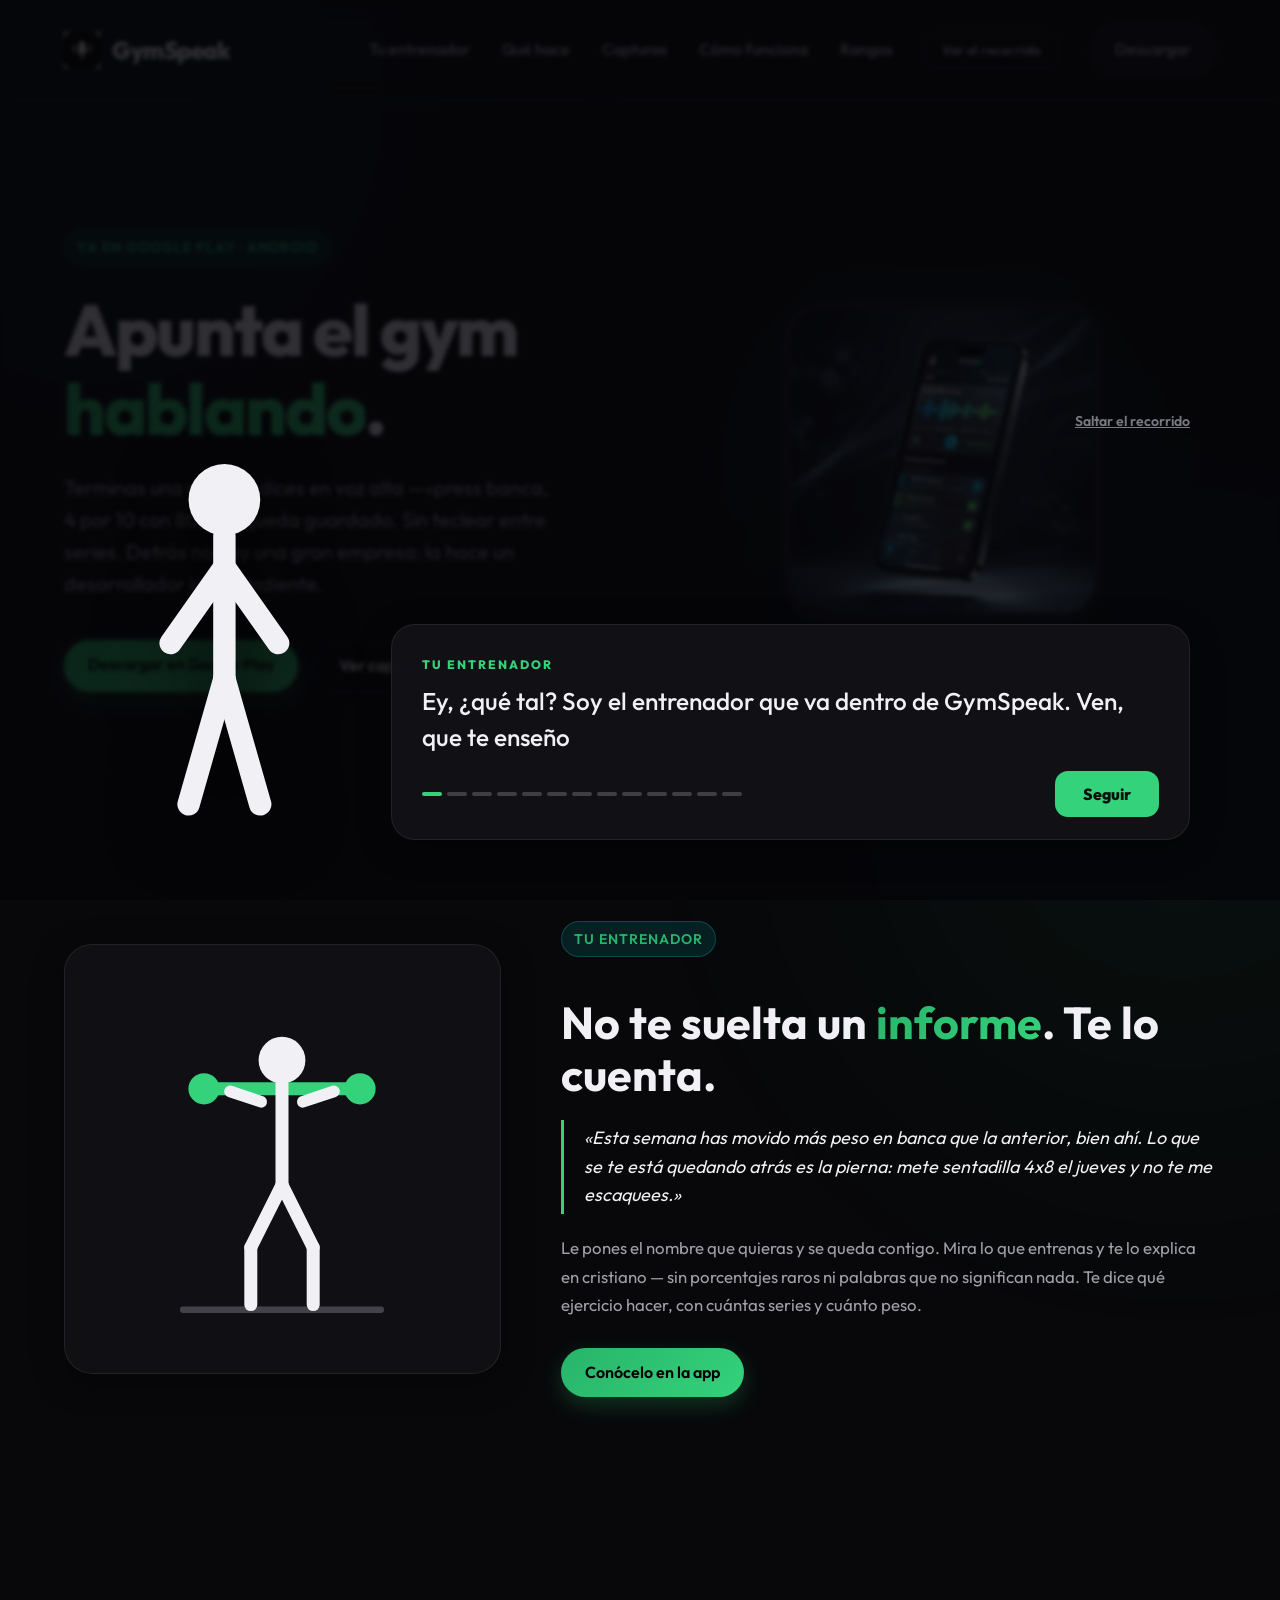
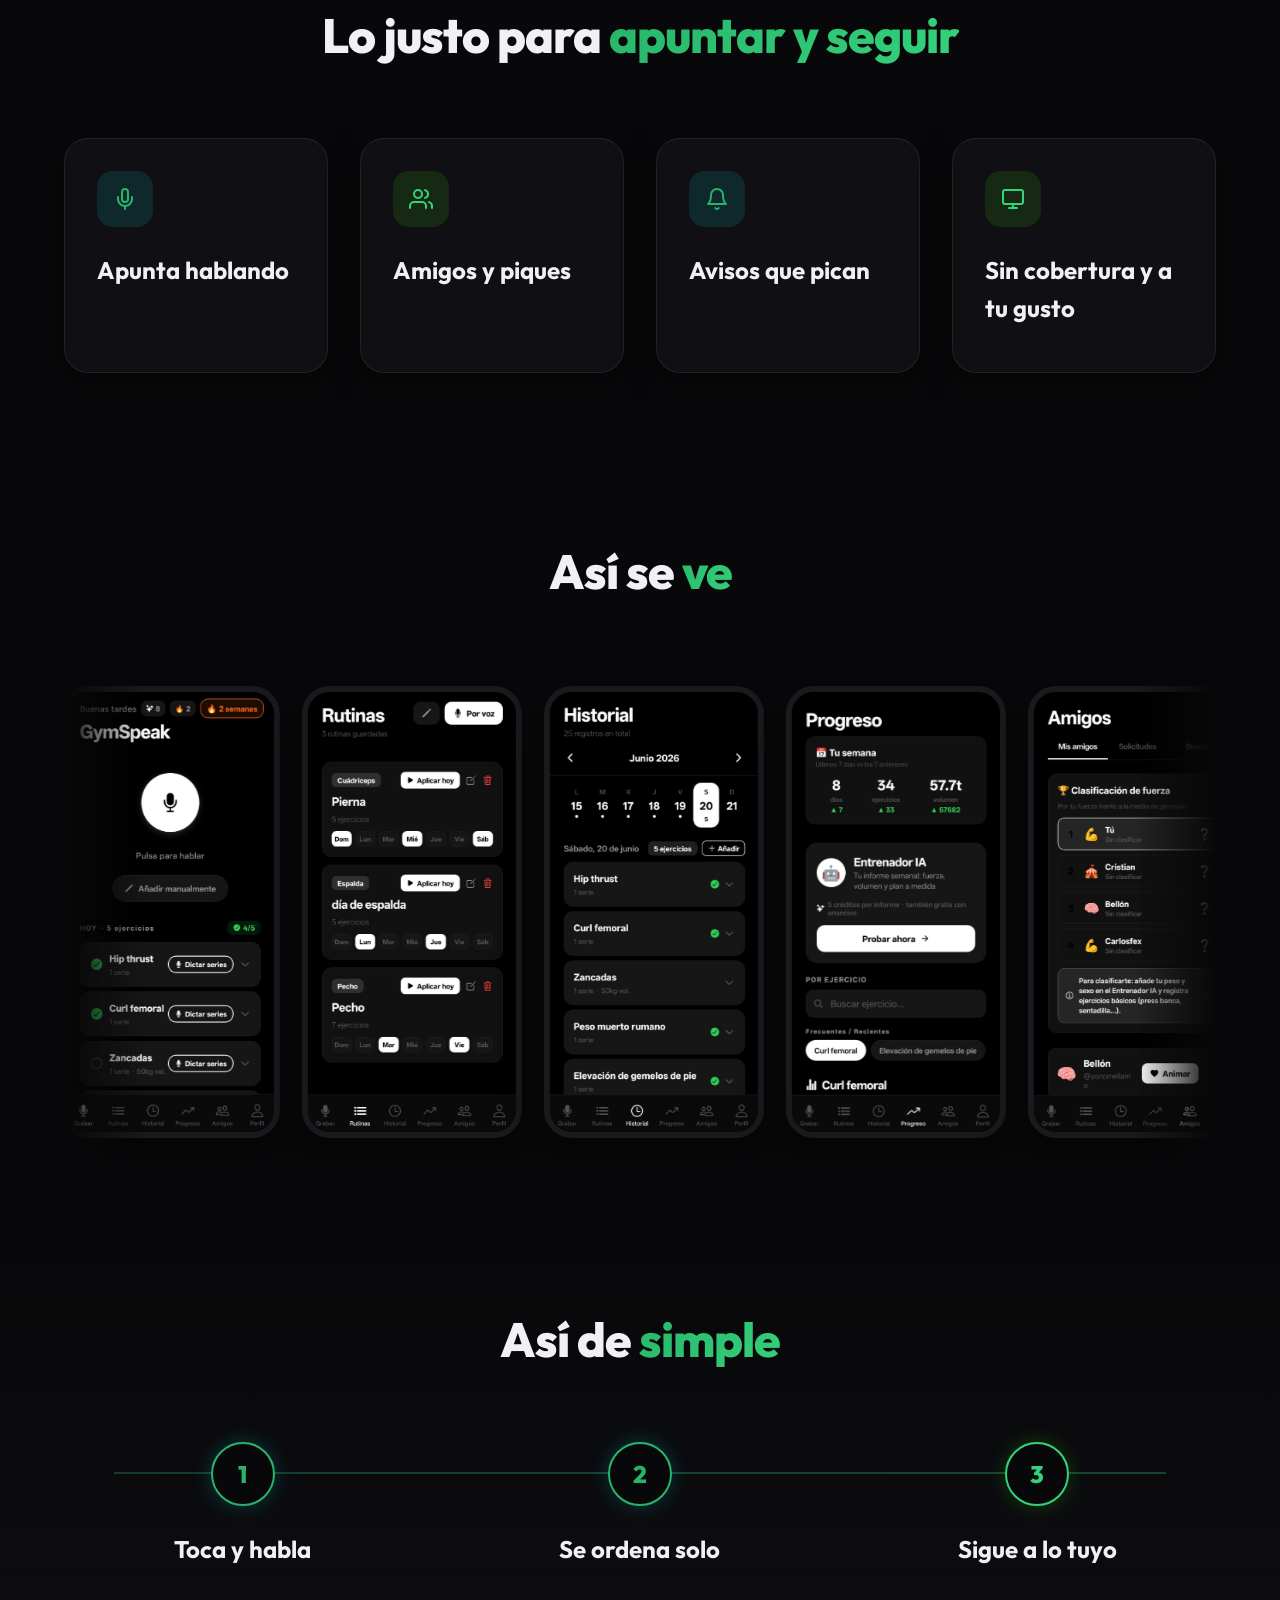
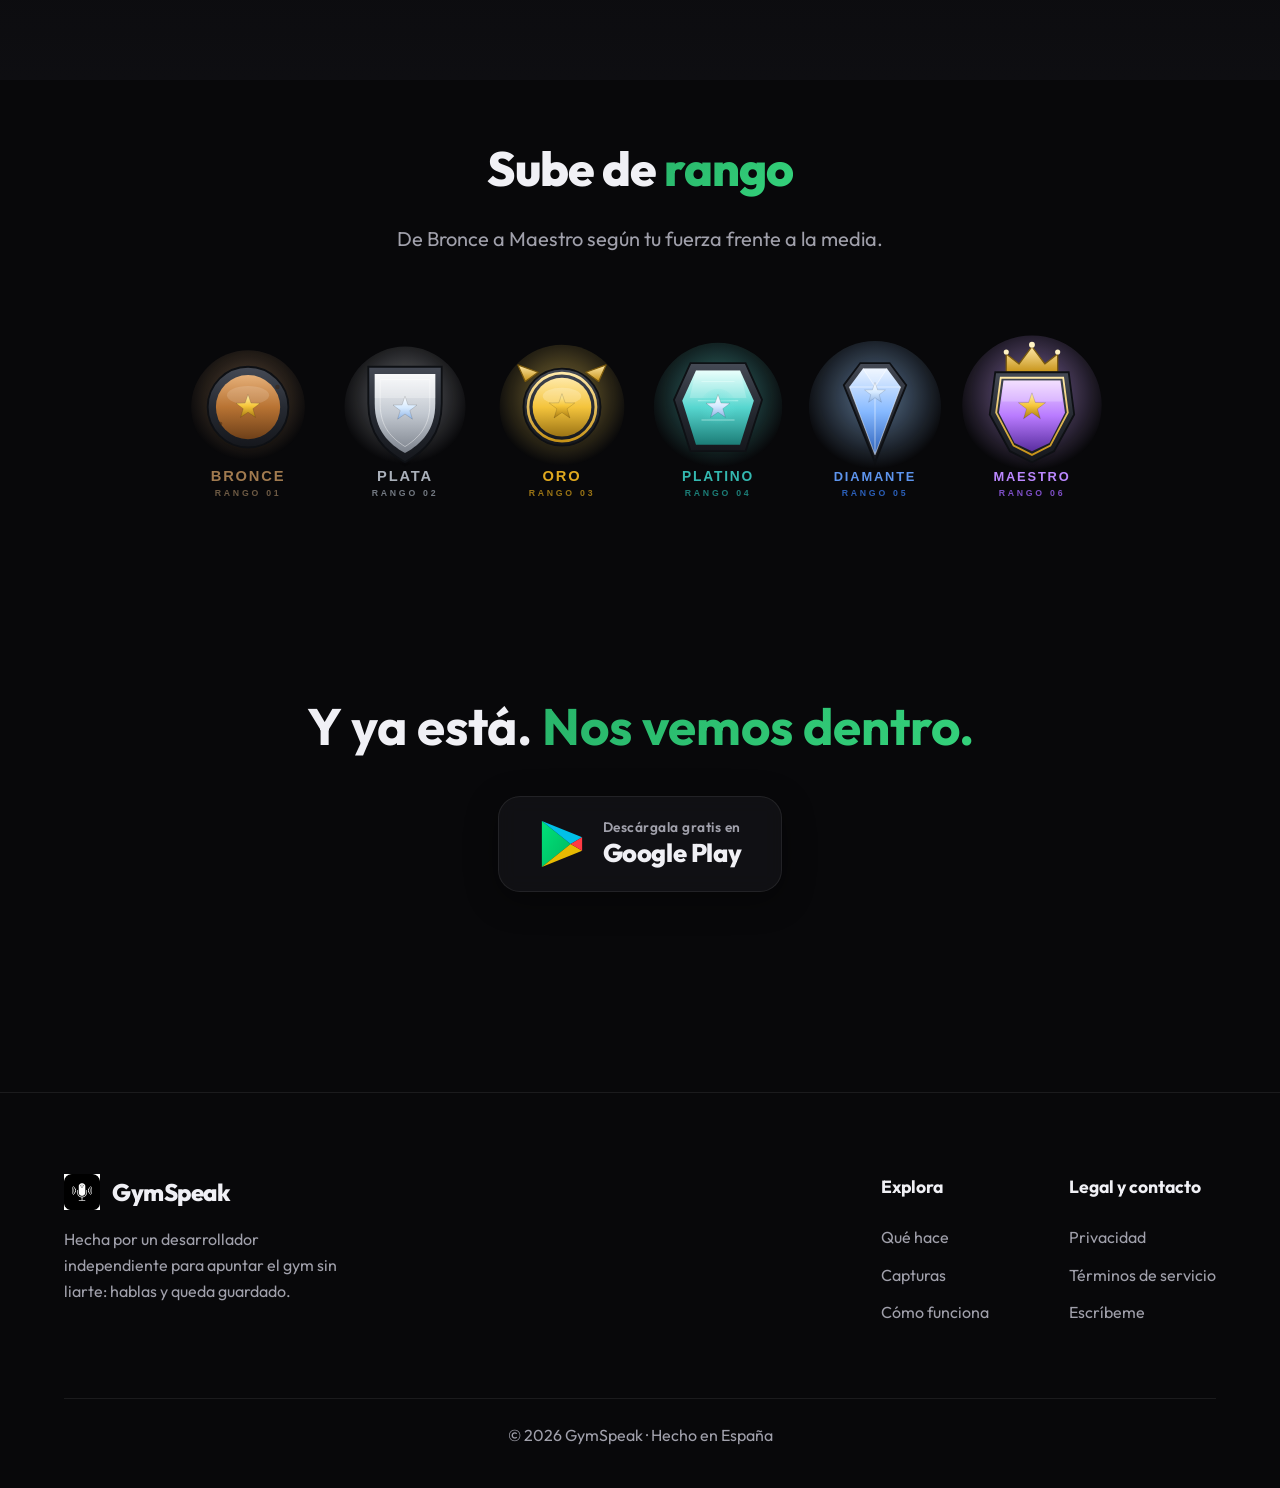
<file: index.html>
<!DOCTYPE html>
<html lang="es">
<head>
    <meta charset="UTF-8">
    <meta name="viewport" content="width=device-width, initial-scale=1.0">
    <title>GymSpeak — Apunta tu gimnasio hablando</title>
    <meta name="description" content="La app para apuntar tus entrenamientos hablando. Terminas la serie, lo dices en voz alta y queda guardado. Rutinas, progreso y amigos.">

    <!-- Open Graph (previsualización al compartir el enlace) -->
    <meta property="og:type" content="website">
    <meta property="og:title" content="GymSpeak — Apunta tu gimnasio hablando">
    <meta property="og:description" content="Terminas la serie, lo dices en voz alta y queda guardado. Sin teclear entre series.">
    <meta property="og:url" content="https://botizlab.github.io/gymspeak-web/">
    <meta property="og:image" content="https://botizlab.github.io/gymspeak-web/assets/images/banner.png">
    <meta name="twitter:card" content="summary_large_image">

    <!-- Google Fonts: Outfit -->
    <link rel="preconnect" href="https://fonts.googleapis.com">
    <link rel="preconnect" href="https://fonts.gstatic.com" crossorigin>
    <link href="https://fonts.googleapis.com/css2?family=Outfit:wght@300;400;600;800&display=swap" rel="stylesheet">
    <script>document.documentElement.classList.add("js");</script>
    <link rel="stylesheet" href="css/style.css">
</head>
<body>
    <!-- Navbar -->
    <nav class="navbar">
        <div class="container nav-container">
            <a href="#" class="logo-link">
                <img src="assets/images/logo.png" alt="Logo de GymSpeak" class="logo-img">
                <span class="logo-text">GymSpeak</span>
            </a>
            <ul class="nav-links">
                <li><a href="#entrenador">Tu entrenador</a></li>
                <li><a href="#features">Qué hace</a></li>
                <li><a href="#screenshots">Capturas</a></li>
                <li><a href="#how-it-works">Cómo funciona</a></li>
                <li><a href="#rangos">Rangos</a></li>
                <li><button class="replay-tour" id="replayTour" type="button">Ver el recorrido</button></li>
                <li><a href="https://play.google.com/store/apps/details?id=com.gymspeak.app" class="btn-outline">Descargar</a></li>
            </ul>
        </div>
    </nav>

    <!-- Hero Section -->
    <header class="hero">
        <div class="container hero-container">
            <div class="hero-content fade-in">
                <div class="badge">Ya en Google Play · Android</div>
                <h1 class="hero-title">Apunta el gym <span class="highlight">hablando</span>.</h1>
                <p class="hero-subtitle">Terminas una serie, lo dices en voz alta —«press banca, 4 por 10 con 80»— y queda guardado. Sin teclear entre series. Detrás no hay una gran empresa: la hace un desarrollador independiente.</p>
                <div class="hero-buttons">
                    <a href="https://play.google.com/store/apps/details?id=com.gymspeak.app" class="btn-primary">Descargar en Google Play</a>
                    <a href="#screenshots" class="btn-secondary">Ver capturas</a>
                </div>
            </div>
            <div class="hero-image slide-up">
                <img src="assets/images/mockup.png" alt="GymSpeak en un móvil" class="mockup-img">
                <div class="glow-effect"></div>
            </div>
        </div>
    </header>

    <!-- Tu entrenador: el personaje de la app -->
    <section id="entrenador" class="coach-sec">
        <div class="container coach-wrap">
            <div class="coach-stage fade-in">
                <!-- Muñequito animado: hace sentadillas y saluda, todo en CSS -->
                <svg class="coach-svg" viewBox="0 0 100 140" role="img" aria-label="El entrenador de GymSpeak haciendo sentadillas">
                    <!-- suelo -->
                    <line x1="12" y1="128" x2="88" y2="128" class="c-floor"/>
                    <g class="c-body">
                        <!-- barra sobre los hombros -->
                        <line x1="20" y1="43" x2="80" y2="43" class="c-bar"/>
                        <circle cx="20" cy="43" r="6" class="c-plate"/>
                        <circle cx="80" cy="43" r="6" class="c-plate"/>
                        <!-- cabeza y torso -->
                        <circle cx="50" cy="32" r="9" class="c-fill"/>
                        <line x1="50" y1="41" x2="50" y2="80" class="c-limb"/>
                        <!-- brazos a la barra -->
                        <line x1="42" y1="48" x2="30" y2="44" class="c-arm"/>
                        <line x1="58" y1="48" x2="70" y2="44" class="c-arm"/>
                        <!-- piernas -->
                        <g class="c-legs">
                            <line x1="50" y1="80" x2="38" y2="104" class="c-limb"/>
                            <line x1="38" y1="104" x2="38" y2="126" class="c-limb"/>
                            <line x1="50" y1="80" x2="62" y2="104" class="c-limb"/>
                            <line x1="62" y1="104" x2="62" y2="126" class="c-limb"/>
                        </g>
                    </g>
                </svg>
            </div>
            <div class="coach-text fade-in">
                <div class="badge">Tu entrenador</div>
                <h2>No te suelta un <span class="highlight">informe</span>. Te lo cuenta.</h2>
                <p class="coach-quote">«Esta semana has movido más peso en banca que la anterior, bien ahí. Lo que se te está quedando atrás es la pierna: mete sentadilla 4x8 el jueves y no te me escaquees.»</p>
                <p class="coach-body">Le pones el nombre que quieras y se queda contigo. Mira lo que entrenas y te lo explica en cristiano — sin porcentajes raros ni palabras que no significan nada. Te dice qué ejercicio hacer, con cuántas series y cuánto peso.</p>
                <a href="https://play.google.com/store/apps/details?id=com.gymspeak.app" class="btn-primary">Conócelo en la app</a>
            </div>
        </div>
    </section>

    <!-- Features Section -->
    <section id="features" class="features">
        <div class="container">
            <div class="section-header fade-in">
                <h2>Lo justo para <span class="highlight">apuntar y seguir</span></h2>
            </div>
            <div class="features-grid">
                <div class="feature-card fade-in">
                    <div class="icon-wrapper">
                        <svg xmlns="http://www.w3.org/2000/svg" width="24" height="24" viewBox="0 0 24 24" fill="none" stroke="currentColor" stroke-width="2" stroke-linecap="round" stroke-linejoin="round"><path d="M12 2a3 3 0 0 0-3 3v7a3 3 0 0 0 6 0V5a3 3 0 0 0-3-3Z"></path><path d="M19 10v2a7 7 0 0 1-14 0v-2"></path><line x1="12" y1="19" x2="12" y2="22"></line></svg>
                    </div>
                    <h3>Apunta hablando</h3>
                </div>
                <div class="feature-card fade-in">
                    <div class="icon-wrapper">
                        <svg xmlns="http://www.w3.org/2000/svg" width="24" height="24" viewBox="0 0 24 24" fill="none" stroke="currentColor" stroke-width="2" stroke-linecap="round" stroke-linejoin="round"><path d="M17 21v-2a4 4 0 0 0-4-4H5a4 4 0 0 0-4 4v2"></path><circle cx="9" cy="7" r="4"></circle><path d="M23 21v-2a4 4 0 0 0-3-3.87"></path><path d="M16 3.13a4 4 0 0 1 0 7.75"></path></svg>
                    </div>
                    <h3>Amigos y piques</h3>
                </div>
                <div class="feature-card fade-in">
                    <div class="icon-wrapper">
                        <svg xmlns="http://www.w3.org/2000/svg" width="24" height="24" viewBox="0 0 24 24" fill="none" stroke="currentColor" stroke-width="2" stroke-linecap="round" stroke-linejoin="round"><path d="M18 8A6 6 0 0 0 6 8c0 7-3 9-3 9h18s-3-2-3-9"></path><path d="M13.73 21a2 2 0 0 1-3.46 0"></path></svg>
                    </div>
                    <h3>Avisos que pican</h3>
                </div>
                <div class="feature-card fade-in">
                    <div class="icon-wrapper">
                        <svg xmlns="http://www.w3.org/2000/svg" width="24" height="24" viewBox="0 0 24 24" fill="none" stroke="currentColor" stroke-width="2" stroke-linecap="round" stroke-linejoin="round"><rect x="2" y="3" width="20" height="14" rx="2" ry="2"></rect><line x1="8" y1="21" x2="16" y2="21"></line><line x1="12" y1="17" x2="12" y2="21"></line></svg>
                    </div>
                    <h3>Sin cobertura y a tu gusto</h3>
                </div>
            </div>
        </div>
    </section>

    <!-- Screenshots Section -->
    <section id="screenshots" class="screens">
        <div class="container">
            <div class="section-header fade-in">
                <h2>Así se <span class="highlight">ve</span></h2>
            </div>
            <div class="wheel-viewport" id="wheel">
                <div class="wheel-track" id="wheelTrack">
                    <img src="assets/images/cap-grabar.jpeg" alt="Pantalla de registro por voz de GymSpeak">
                    <img src="assets/images/cap-rutinas.jpeg" alt="Pantalla de rutinas de GymSpeak">
                    <img src="assets/images/cap-historial.jpeg" alt="Pantalla de historial de GymSpeak">
                    <img src="assets/images/cap-progreso.jpeg" alt="Pantalla de progreso de GymSpeak">
                    <img src="assets/images/cap-amigos.jpeg" alt="Pantalla de amigos y clasificación de GymSpeak">
                    <img src="assets/images/cap-perfil.jpeg" alt="Pantalla de perfil de GymSpeak">
                </div>
            </div>
        </div>
    </section>

    <!-- How it Works Section -->
    <section id="how-it-works" class="how-it-works">
        <div class="container">
            <div class="section-header fade-in">
                <h2>Así de <span class="highlight">simple</span></h2>
            </div>
            <div class="steps-container">
                <div class="step fade-in">
                    <div class="step-number">1</div>
                    <h3>Toca y habla</h3>
                </div>
                <div class="step fade-in">
                    <div class="step-number">2</div>
                    <h3>Se ordena solo</h3>
                </div>
                <div class="step fade-in">
                    <div class="step-number">3</div>
                    <h3>Sigue a lo tuyo</h3>
                </div>
            </div>
        </div>
    </section>

    <!-- Rangos -->
    <section id="rangos" class="ranks">
        <div class="container">
            <div class="section-header fade-in">
                <h2>Sube de <span class="highlight">rango</span></h2>
                <p>De Bronce a Maestro según tu fuerza frente a la media.</p>
            </div>
            <div class="ranks-wrap fade-in">
                <svg viewBox="0 0 1024 270" role="img" xmlns="http://www.w3.org/2000/svg" aria-label="Rangos de GymSpeak: Bronce, Plata, Oro, Platino, Diamante y Maestro">
<defs>
<linearGradient id="frame" x1="0" y1="0" x2="0" y2="1"><stop offset="0" stop-color="#454a55"/><stop offset="0.5" stop-color="#262a32"/><stop offset="1" stop-color="#15171c"/></linearGradient>
<linearGradient id="fB" x1="0" y1="0" x2="0" y2="1"><stop offset="0" stop-color="#e6b079"/><stop offset="0.5" stop-color="#b87333"/><stop offset="1" stop-color="#6e4019"/></linearGradient>
<linearGradient id="fP" x1="0" y1="0" x2="0" y2="1"><stop offset="0" stop-color="#f6f7f9"/><stop offset="0.5" stop-color="#c2c8d0"/><stop offset="1" stop-color="#7c828c"/></linearGradient>
<linearGradient id="fO" x1="0" y1="0" x2="0" y2="1"><stop offset="0" stop-color="#ffe9a8"/><stop offset="0.5" stop-color="#f4c43c"/><stop offset="1" stop-color="#9c7415"/></linearGradient>
<linearGradient id="fPl" x1="0" y1="0" x2="0" y2="1"><stop offset="0" stop-color="#e4fffb"/><stop offset="0.5" stop-color="#56d6cf"/><stop offset="1" stop-color="#1c7d77"/></linearGradient>
<linearGradient id="fD" x1="0" y1="0" x2="0" y2="1"><stop offset="0" stop-color="#eaf3ff"/><stop offset="0.5" stop-color="#86b9ff"/><stop offset="1" stop-color="#2b5fb8"/></linearGradient>
<linearGradient id="fM" x1="0" y1="0" x2="0" y2="1"><stop offset="0" stop-color="#efd6ff"/><stop offset="0.5" stop-color="#b97bff"/><stop offset="1" stop-color="#5a2ea0"/></linearGradient>
<linearGradient id="goldT" x1="0" y1="0" x2="0" y2="1"><stop offset="0" stop-color="#ffe9a8"/><stop offset="1" stop-color="#c79318"/></linearGradient>
<linearGradient id="starGold" x1="0" y1="0" x2="0" y2="1"><stop offset="0" stop-color="#fff0b0"/><stop offset="0.5" stop-color="#f6c63a"/><stop offset="1" stop-color="#a87a12"/></linearGradient>
<linearGradient id="starCool" x1="0" y1="0" x2="0" y2="1"><stop offset="0" stop-color="#ffffff"/><stop offset="0.5" stop-color="#d6eaff"/><stop offset="1" stop-color="#8fb4e6"/></linearGradient>
<radialGradient id="rgB" cx="0.5" cy="0.42" r="0.55"><stop offset="0" stop-color="#e6b079" stop-opacity="0.4"/><stop offset="1" stop-color="#e6b079" stop-opacity="0"/></radialGradient>
<radialGradient id="rgP" cx="0.5" cy="0.42" r="0.55"><stop offset="0" stop-color="#dfe3ea" stop-opacity="0.45"/><stop offset="1" stop-color="#dfe3ea" stop-opacity="0"/></radialGradient>
<radialGradient id="rgO" cx="0.5" cy="0.42" r="0.55"><stop offset="0" stop-color="#ffd860" stop-opacity="0.5"/><stop offset="1" stop-color="#ffd860" stop-opacity="0"/></radialGradient>
<radialGradient id="rgPl" cx="0.5" cy="0.42" r="0.55"><stop offset="0" stop-color="#5fe0d8" stop-opacity="0.5"/><stop offset="1" stop-color="#5fe0d8" stop-opacity="0"/></radialGradient>
<radialGradient id="rgD" cx="0.5" cy="0.42" r="0.55"><stop offset="0" stop-color="#9ccbff" stop-opacity="0.55"/><stop offset="1" stop-color="#9ccbff" stop-opacity="0"/></radialGradient>
<radialGradient id="rgM" cx="0.5" cy="0.42" r="0.55"><stop offset="0" stop-color="#cda3ff" stop-opacity="0.6"/><stop offset="1" stop-color="#cda3ff" stop-opacity="0"/></radialGradient>
<symbol id="st" viewBox="-12 -12 24 24"><path d="M0,-11 L2.59,-3.56 L10.46,-3.4 L4.18,1.36 L6.47,8.9 L0,4.4 L-6.47,8.9 L-4.18,1.36 L-10.46,-3.4 L-2.59,-3.56 Z" stroke="#00000033" stroke-width="0.6"/></symbol>
</defs>
<g transform="translate(85,98)">
<circle cx="0" cy="3" r="44" fill="#000" opacity="0.14"/><circle cx="0" cy="-2" r="62" fill="url(#rgB)"/>
<circle cx="0" cy="-2" r="44" fill="url(#frame)" stroke="#0e1014" stroke-width="2"/><circle cx="0" cy="-2" r="35" fill="url(#fB)"/>
<ellipse cx="0" cy="-15" rx="23" ry="10" fill="#ffffff" opacity="0.14"/>
<circle cx="32" cy="-24" r="2.4" fill="#3a230f" opacity="0.5"/><circle cx="-30" cy="16" r="2" fill="#3a230f" opacity="0.45"/>
<use href="#st" x="-15" y="-17" width="30" height="30" fill="url(#starGold)"/>
<text text-anchor="middle" x="0" y="78" font-family="Arial" font-size="16" font-weight="800" letter-spacing="2" fill="#a07a4f">BRONCE</text>
<text text-anchor="middle" x="0" y="95" font-family="Arial" font-size="9.5" font-weight="700" letter-spacing="3" fill="#6d5a44">RANGO 01</text>
</g>
<g transform="translate(256,98)">
<path d="M-40,-46 L40,-46 L40,-6 C40,28 22,46 0,58 C-22,46 -40,28 -40,-6 Z" transform="translate(0,5)" fill="#000" opacity="0.14"/>
<circle cx="0" cy="-2" r="66" fill="url(#rgP)"/>
<path d="M-40,-46 L40,-46 L40,-6 C40,28 22,46 0,58 C-22,46 -40,28 -40,-6 Z" fill="url(#frame)" stroke="#0e1014" stroke-width="2"/>
<path d="M-33,-38 L33,-38 L33,-6 C33,23 18,38 0,48 C-18,38 -33,23 -33,-6 Z" fill="url(#fP)"/>
<path d="M-27,-32 L27,-32 L27,-5 C27,20 14,32 0,41 C-14,32 -27,20 -27,-5 Z" fill="none" stroke="#ffffff" stroke-width="1" stroke-opacity="0.45"/>
<path d="M-33,-38 L33,-38 L33,-12 L-33,-12 Z" fill="#ffffff" opacity="0.26"/>
<use href="#st" x="-15" y="-15" width="30" height="30" fill="url(#starCool)"/>
<text text-anchor="middle" x="0" y="78" font-family="Arial" font-size="16" font-weight="800" letter-spacing="2" fill="#aab0ba">PLATA</text>
<text text-anchor="middle" x="0" y="95" font-family="Arial" font-size="9.5" font-weight="700" letter-spacing="3" fill="#737982">RANGO 02</text>
</g>
<g transform="translate(427,98)">
<circle cx="0" cy="3" r="42" fill="#000" opacity="0.14"/><circle cx="0" cy="-2" r="68" fill="url(#rgO)"/>
<path d="M26,-40 L48,-48 L40,-30 Z" fill="url(#goldT)" stroke="#7a5a0e" stroke-width="1.4" stroke-linejoin="round"/>
<path d="M-26,-40 L-48,-48 L-40,-30 Z" fill="url(#goldT)" stroke="#7a5a0e" stroke-width="1.4" stroke-linejoin="round"/>
<circle cx="0" cy="-2" r="42" fill="url(#frame)" stroke="#0e1014" stroke-width="2"/>
<circle cx="0" cy="-2" r="37" fill="none" stroke="url(#goldT)" stroke-width="3"/><circle cx="0" cy="-2" r="32" fill="url(#fO)"/>
<ellipse cx="0" cy="-14" rx="21" ry="9" fill="#ffffff" opacity="0.22"/>
<use href="#st" x="-16" y="-18" width="32" height="32" fill="url(#starGold)"/>
<text text-anchor="middle" x="0" y="78" font-family="Arial" font-size="16" font-weight="800" letter-spacing="2" fill="#e0a91f">ORO</text>
<text text-anchor="middle" x="0" y="95" font-family="Arial" font-size="9.5" font-weight="700" letter-spacing="3" fill="#9a7415">RANGO 03</text>
</g>
<g transform="translate(597,98)">
<path d="M-30,-50 L30,-50 L48,-10 L30,46 L-30,46 L-48,-10 Z" transform="translate(0,5)" fill="#000" opacity="0.14"/>
<circle cx="0" cy="-2" r="70" fill="url(#rgPl)"/>
<path d="M-30,-50 L30,-50 L48,-10 L30,46 L-30,46 L-48,-10 Z" fill="url(#frame)" stroke="#0e1014" stroke-width="2"/>
<path d="M-24,-42 L24,-42 L39,-9 L24,39 L-24,39 L-39,-9 Z" fill="url(#fPl)"/>
<path d="M-18,-30 L18,-30 M-22,-9 L22,-9 M-18,12 L18,12" stroke="#e4fffb" stroke-width="1.1" stroke-opacity="0.5"/>
<path d="M-24,-42 L24,-42 L31,-12 L-31,-12 Z" fill="#ffffff" opacity="0.2"/>
<circle cx="0" cy="-2" r="20" fill="url(#rgPl)"/>
<use href="#st" x="-15" y="-17" width="30" height="30" fill="url(#starCool)"/>
<text text-anchor="middle" x="0" y="78" font-family="Arial" font-size="15" font-weight="800" letter-spacing="2" fill="#34b8b0">PLATINO</text>
<text text-anchor="middle" x="0" y="95" font-family="Arial" font-size="9.5" font-weight="700" letter-spacing="3" fill="#1c7d77">RANGO 04</text>
</g>
<g transform="translate(768,98)">
<path d="M-34,-26 L-16,-50 L16,-50 L34,-26 L0,58 Z" transform="translate(0,5)" fill="#000" opacity="0.14"/>
<circle cx="0" cy="-2" r="72" fill="url(#rgD)"/>
<path d="M-34,-26 L-16,-50 L16,-50 L34,-26 L0,58 Z" fill="url(#frame)" stroke="#0e1014" stroke-width="2"/>
<path d="M-28,-24 L-13,-44 L13,-44 L28,-24 L0,50 Z" fill="url(#fD)"/>
<path d="M-13,-44 L0,-24 L13,-44 M-28,-24 L28,-24 M0,-24 L0,50 M-28,-24 L0,50 M28,-24 L0,50" fill="none" stroke="#ffffff" stroke-width="1.1" stroke-opacity="0.5"/>
<path d="M-13,-44 L13,-44 L0,-24 Z" fill="#ffffff" opacity="0.28"/>
<use href="#st" x="-13" y="-30" width="26" height="26" fill="url(#starCool)"/>
<text text-anchor="middle" x="0" y="78" font-family="Arial" font-size="14" font-weight="800" letter-spacing="2" fill="#5e95ee">DIAMANTE</text>
<text text-anchor="middle" x="0" y="95" font-family="Arial" font-size="9.5" font-weight="700" letter-spacing="3" fill="#2b5fb8">RANGO 05</text>
</g>
<g transform="translate(939,98)">
<path d="M-40,-40 L40,-40 L46,6 L24,46 L0,58 L-24,46 L-46,6 Z" transform="translate(0,5)" fill="#000" opacity="0.15"/>
<circle cx="0" cy="-4" r="76" fill="url(#rgM)"/>
<path d="M-28,-40 L-28,-60 L-14,-49 L0,-68 L14,-49 L28,-60 L28,-40 Z" fill="url(#goldT)" stroke="#7a5a0e" stroke-width="1.4" stroke-linejoin="round"/>
<circle cx="-28" cy="-62" r="2.8" fill="#fff3c4"/><circle cx="0" cy="-70" r="3.2" fill="#fff3c4"/><circle cx="28" cy="-62" r="2.8" fill="#fff3c4"/>
<path d="M-40,-40 L40,-40 L46,6 L24,46 L0,58 L-24,46 L-46,6 Z" fill="url(#frame)" stroke="#0e1014" stroke-width="2"/>
<path d="M-34,-34 L34,-34 L39,4 L20,40 L0,50 L-20,40 L-39,4 Z" fill="none" stroke="url(#goldT)" stroke-width="2"/>
<path d="M-31,-31 L31,-31 L36,4 L19,37 L0,46 L-19,37 L-36,4 Z" fill="url(#fM)"/>
<path d="M-31,-31 L31,-31 L33,-8 L-33,-8 Z" fill="#ffffff" opacity="0.22"/>
<use href="#st" x="-17" y="-19" width="34" height="34" fill="url(#starGold)"/>
<text text-anchor="middle" x="0" y="78" font-family="Arial" font-size="14" font-weight="800" letter-spacing="2" fill="#bb88ff">MAESTRO</text>
<text text-anchor="middle" x="0" y="95" font-family="Arial" font-size="9.5" font-weight="700" letter-spacing="3" fill="#7e4fc7">RANGO 06</text>
</g>
</svg>
            </div>
        </div>
    </section>

    <!-- Descarga: el final del recorrido, adonde te lleva el entrenador -->
    <section id="descarga" class="download-sec">
        <div class="container download-wrap">
            <h2>Y ya está. <span class="highlight">Nos vemos dentro.</span></h2>
            <a class="play-cube" id="playCube" href="https://play.google.com/store/apps/details?id=com.gymspeak.app">
                <svg class="play-cube-icon" viewBox="0 0 48 52" aria-hidden="true">
                    <path d="M3 2 L33 26 L3 50 Z" fill="url(#pgA)"/>
                    <path d="M3 2 L33 26 L45 19 Z" fill="#00d4ff" opacity="0.9"/>
                    <path d="M3 50 L33 26 L45 33 Z" fill="#ffce00" opacity="0.9"/>
                    <path d="M33 26 L45 19 L45 33 Z" fill="#ff3a44"/>
                    <defs>
                        <linearGradient id="pgA" x1="0" y1="0" x2="1" y2="1">
                            <stop offset="0" stop-color="#00e17a"/><stop offset="1" stop-color="#00b85f"/>
                        </linearGradient>
                    </defs>
                </svg>
                <span class="play-cube-text">
                    <small>Descárgala gratis en</small>
                    <strong>Google Play</strong>
                </span>
            </a>
        </div>
    </section>

    <!-- Footer -->
    <footer class="footer">
        <div class="container footer-container">
            <div class="footer-brand">
                <div class="logo-link">
                    <img src="assets/images/logo.png" alt="Logo de GymSpeak" class="logo-img">
                    <span class="logo-text">GymSpeak</span>
                </div>
                <p>Hecha por un desarrollador independiente para apuntar el gym sin liarte: hablas y queda guardado.</p>
            </div>
            <div class="footer-links">
                <div class="link-group">
                    <h4>Explora</h4>
                    <a href="#features">Qué hace</a>
                    <a href="#screenshots">Capturas</a>
                    <a href="#how-it-works">Cómo funciona</a>
                </div>
                <div class="link-group">
                    <h4>Legal y contacto</h4>
                    <a href="privacidad.html">Privacidad</a>
                    <a href="terminos.html">Términos de servicio</a>
                    <a href="mailto:gymspeaksl@gmail.com">Escríbeme</a>
                </div>
            </div>
        </div>
        <div class="container">
            <div class="footer-bottom">
                <p>&copy; 2026 GymSpeak · Hecho en España</p>
            </div>
        </div>
    </footer>

    <!-- ── Recorrido guiado: el entrenador conduce la página ──
         Tres capas independientes para que la sección de la que habla
         quede ILUMINADA por encima del oscurecido, y el diálogo por
         encima de todo. -->
    <div class="tour-dim" id="tourDim" hidden></div>
    <div class="tour-stage" id="tourStage" hidden>
        <svg class="tour-fig" id="tourFig" viewBox="0 0 60 92" aria-hidden="true">
            <g class="g-all">
                <circle class="g-head" cx="30" cy="12" r="8"/>
                <line class="g-torso" x1="30" y1="20" x2="30" y2="52"/>
                <g class="g-arm-l"><line x1="30" y1="27" x2="18" y2="44"/></g>
                <g class="g-arm-r"><line x1="30" y1="27" x2="42" y2="44"/></g>
                <g class="g-leg-l"><line x1="30" y1="52" x2="22" y2="80"/></g>
                <g class="g-leg-r"><line x1="30" y1="52" x2="38" y2="80"/></g>
            </g>
        </svg>

        <div class="tour-box" role="dialog" aria-live="polite" aria-label="Tu entrenador te enseña la app">
            <span class="tour-name" id="tourName">Tu entrenador</span>
            <p class="tour-text" id="tourText"></p>
            <div class="tour-foot">
                <span class="tour-dots" id="tourDots"></span>
                <a class="tour-cta" id="tourCta" href="https://play.google.com/store/apps/details?id=com.gymspeak.app" hidden>Descargar gratis</a>
                <button class="tour-next" id="tourNext" type="button">Seguir</button>
            </div>
        </div>

        <button class="tour-skip" id="tourSkip" type="button">Saltar el recorrido</button>
    </div>

    <script src="js/main.js"></script>
    <script>
      (function () {
        var vp = document.getElementById('wheel');
        var track = document.getElementById('wheelTrack');
        if (!vp || !track) return;

        // Triplicar el contenido para el bucle infinito sin cortes
        var originals = Array.prototype.slice.call(track.children);
        for (var c = 0; c < 2; c++) {
          originals.forEach(function (node) { track.appendChild(node.cloneNode(true)); });
        }

        var unit = 0;
        function measure() { unit = track.scrollWidth / 3; }
        window.addEventListener('resize', measure);
        window.addEventListener('load', measure);
        Array.prototype.slice.call(track.querySelectorAll('img')).forEach(function (im) {
          if (!im.complete) im.addEventListener('load', measure);
        });
        measure();

        var offset = 0;     // px
        var vel = 0;        // px por frame
        var drift = 0.35;   // giro automatico suave (hacia la izquierda)
        var dragging = false, lastX = 0;

        vp.addEventListener('pointerdown', function (e) {
          dragging = true; lastX = e.clientX; vel = 0;
          vp.classList.add('dragging');
          try { vp.setPointerCapture(e.pointerId); } catch (_) {}
        });
        vp.addEventListener('pointermove', function (e) {
          if (!dragging) return;
          var dx = e.clientX - lastX; lastX = e.clientX;
          offset -= dx;   // sigue al dedo en ambos sentidos
          vel = -dx;      // inercia = ultimo desplazamiento
        });
        function release() { if (dragging) { dragging = false; vp.classList.remove('dragging'); } }
        vp.addEventListener('pointerup', release);
        vp.addEventListener('pointercancel', release);

        function loop() {
          if (!dragging) {
            offset += vel;
            vel += (drift - vel) * 0.03;   // la inercia decae hasta el giro suave
          }
          if (unit > 0) {
            var t = ((offset % unit) + unit) % unit;
            track.style.transform = 'translate3d(' + (-t) + 'px,0,0)';
          }
          requestAnimationFrame(loop);
        }
        requestAnimationFrame(loop);
      })();
    </script>
</body>
</html>
</file>
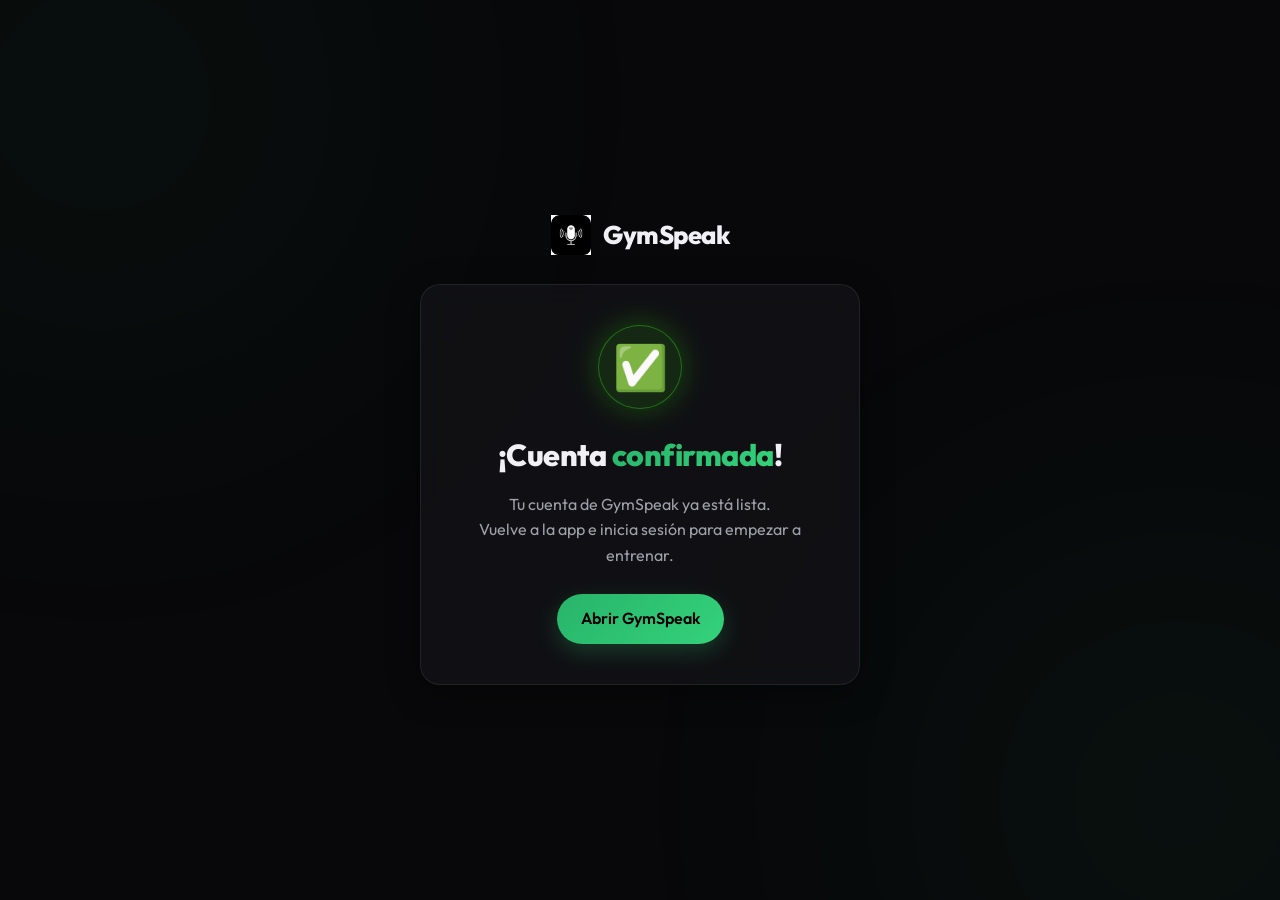
<file: confirmado.html>
<!DOCTYPE html>
<html lang="es">
<head>
  <meta charset="UTF-8">
  <meta name="viewport" content="width=device-width, initial-scale=1.0">
  <title>Cuenta confirmada — GymSpeak</title>
  <link rel="preconnect" href="https://fonts.googleapis.com">
  <link rel="preconnect" href="https://fonts.gstatic.com" crossorigin>
  <link href="https://fonts.googleapis.com/css2?family=Outfit:wght@300;400;600;800&display=swap" rel="stylesheet">
  <link rel="stylesheet" href="css/style.css">
  <style>
    .reset-wrap { min-height: 100vh; display: flex; flex-direction: column; align-items: center; justify-content: center; padding: 40px 20px; }
    .reset-logo { display: flex; align-items: center; gap: 12px; margin-bottom: 28px; text-decoration: none; color: var(--text-main); }
    .reset-logo img { height: 40px; width: auto; }
    .reset-logo span { font-size: 1.6rem; font-weight: 800; letter-spacing: -0.5px; }
    .reset-card {
      width: 100%; max-width: 440px; text-align: center;
      background: var(--bg-card);
      border: 1px solid var(--glass-border);
      box-shadow: var(--glass-shadow);
      -webkit-backdrop-filter: blur(12px); backdrop-filter: blur(12px);
      border-radius: 20px; padding: 40px 28px;
    }
    .check-circle {
      width: 84px; height: 84px; margin: 0 auto 22px; border-radius: 50%;
      display: flex; align-items: center; justify-content: center; font-size: 44px;
      background: rgba(57, 255, 20, 0.1); border: 1px solid rgba(57, 255, 20, 0.35);
      box-shadow: 0 0 30px rgba(57, 255, 20, 0.25);
    }
    .reset-card h1 { font-size: 1.9rem; font-weight: 800; letter-spacing: -0.5px; }
    .reset-card h1 .hl {
      background: linear-gradient(135deg, var(--accent-blue), var(--accent-green));
      -webkit-background-clip: text; background-clip: text; -webkit-text-fill-color: transparent;
    }
    .reset-card .sub { color: var(--text-muted); margin-top: 12px; line-height: 1.6; }
    .btn-primary { display: inline-block; margin-top: 26px; border: none; font-size: 16px; font-family: var(--font-family); text-decoration: none; }
    .hidden { display: none; }
    .err-icon { background: rgba(255, 80, 80, 0.1); border-color: rgba(255, 80, 80, 0.35); box-shadow: 0 0 30px rgba(255, 80, 80, 0.2); }
    @media (max-width: 480px) { .reset-card { padding: 32px 22px; } }
  </style>
</head>
<body>
  <div class="reset-wrap">
    <a href="/gymspeak-web/" class="reset-logo">
      <img src="assets/images/logo.png" alt="GymSpeak Logo">
      <span>GymSpeak</span>
    </a>

    <!-- Éxito (por defecto) -->
    <div id="ok" class="reset-card">
      <div class="check-circle">✅</div>
      <h1>¡Cuenta <span class="hl">confirmada</span>!</h1>
      <p class="sub">Tu cuenta de GymSpeak ya está lista.<br>Vuelve a la app e inicia sesión para empezar a entrenar.</p>
      <a href="gymspeak://" class="btn-primary">Abrir GymSpeak</a>
    </div>

    <!-- Error (enlace caducado / inválido) -->
    <div id="err" class="reset-card hidden">
      <div class="check-circle err-icon">⚠️</div>
      <h1>Enlace no válido</h1>
      <p class="sub">Este enlace de confirmación no es válido o ya ha caducado. Abre la app GymSpeak e intenta iniciar sesión; si hace falta, pide un nuevo correo de confirmación.</p>
      <a href="gymspeak://" class="btn-primary">Abrir GymSpeak</a>
    </div>
  </div>

  <script>
    (function () {
      // Supabase redirige aquí tras verificar. En caso de fallo añade
      // ?error=...&error_description=... (o en el fragmento #). Si detectamos
      // error, mostramos el estado de enlace inválido; si no, "confirmada".
      var hash = window.location.hash.charAt(0) === '#' ? window.location.hash.slice(1) : window.location.hash;
      var p = new URLSearchParams(hash);
      var q = new URLSearchParams(window.location.search);
      var err = p.get('error') || p.get('error_description') || q.get('error') || q.get('error_description');
      if (err) {
        document.getElementById('ok').classList.add('hidden');
        document.getElementById('err').classList.remove('hidden');
      }
      // Limpiar la barra de direcciones (quitar tokens/errores del historial).
      try { history.replaceState(null, '', window.location.pathname); } catch (e) {}
    })();
  </script>
</body>
</html>
</file>
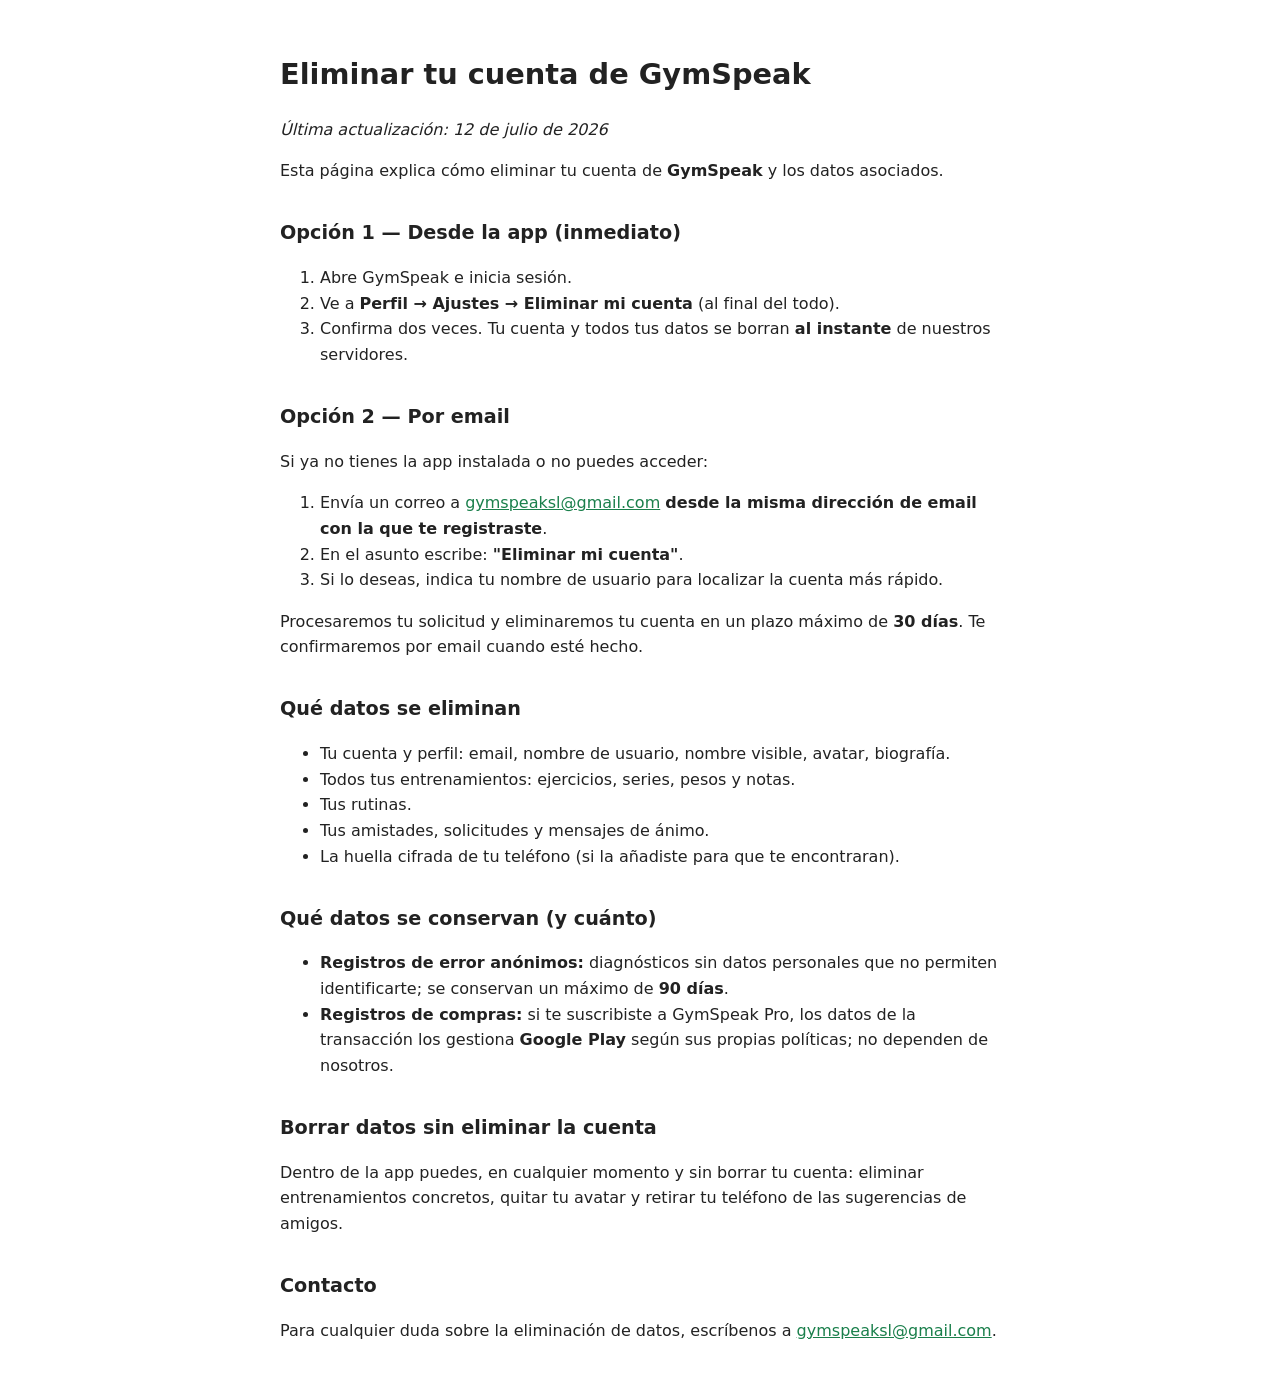
<file: eliminar-cuenta.html>
<!DOCTYPE html>
<html lang="es">
<head>
  <meta charset="UTF-8">
  <meta name="viewport" content="width=device-width, initial-scale=1.0">
  <title>Eliminar tu cuenta — GymSpeak</title>
  <style>
    body { font-family: -apple-system, system-ui, sans-serif; max-width: 720px; margin: 0 auto; padding: 32px 20px; line-height: 1.6; color: #222; }
    h1 { font-size: 1.8em; } h2 { font-size: 1.2em; margin-top: 1.8em; }
    a { color: #1a7f4b; }
    @media (prefers-color-scheme: dark) { body { background: #111; color: #ddd; } a { color: #7ee2a8; } }
  </style>
</head>
<body>
  <h1>Eliminar tu cuenta de GymSpeak</h1>
  <p><em>Última actualización: 12 de julio de 2026</em></p>

  <p>Esta página explica cómo eliminar tu cuenta de <strong>GymSpeak</strong> y los datos asociados.</p>

  <h2>Opción 1 — Desde la app (inmediato)</h2>
  <ol>
    <li>Abre GymSpeak e inicia sesión.</li>
    <li>Ve a <strong>Perfil → Ajustes → Eliminar mi cuenta</strong> (al final del todo).</li>
    <li>Confirma dos veces. Tu cuenta y todos tus datos se borran <strong>al instante</strong> de nuestros servidores.</li>
  </ol>

  <h2>Opción 2 — Por email</h2>
  <p>Si ya no tienes la app instalada o no puedes acceder:</p>
  <ol>
    <li>Envía un correo a <a href="mailto:gymspeaksl@gmail.com">gymspeaksl@gmail.com</a> <strong>desde la misma dirección de email con la que te registraste</strong>.</li>
    <li>En el asunto escribe: <strong>"Eliminar mi cuenta"</strong>.</li>
    <li>Si lo deseas, indica tu nombre de usuario para localizar la cuenta más rápido.</li>
  </ol>
  <p>Procesaremos tu solicitud y eliminaremos tu cuenta en un plazo máximo de <strong>30 días</strong>. Te confirmaremos por email cuando esté hecho.</p>

  <h2>Qué datos se eliminan</h2>
  <ul>
    <li>Tu cuenta y perfil: email, nombre de usuario, nombre visible, avatar, biografía.</li>
    <li>Todos tus entrenamientos: ejercicios, series, pesos y notas.</li>
    <li>Tus rutinas.</li>
    <li>Tus amistades, solicitudes y mensajes de ánimo.</li>
    <li>La huella cifrada de tu teléfono (si la añadiste para que te encontraran).</li>
  </ul>

  <h2>Qué datos se conservan (y cuánto)</h2>
  <ul>
    <li><strong>Registros de error anónimos:</strong> diagnósticos sin datos personales que no permiten identificarte; se conservan un máximo de <strong>90 días</strong>.</li>
    <li><strong>Registros de compras:</strong> si te suscribiste a GymSpeak Pro, los datos de la transacción los gestiona <strong>Google Play</strong> según sus propias políticas; no dependen de nosotros.</li>
  </ul>

  <h2>Borrar datos sin eliminar la cuenta</h2>
  <p>Dentro de la app puedes, en cualquier momento y sin borrar tu cuenta: eliminar entrenamientos concretos, quitar tu avatar y retirar tu teléfono de las sugerencias de amigos.</p>

  <h2>Contacto</h2>
  <p>Para cualquier duda sobre la eliminación de datos, escríbenos a <a href="mailto:gymspeaksl@gmail.com">gymspeaksl@gmail.com</a>.</p>
</body>
</html>
</file>
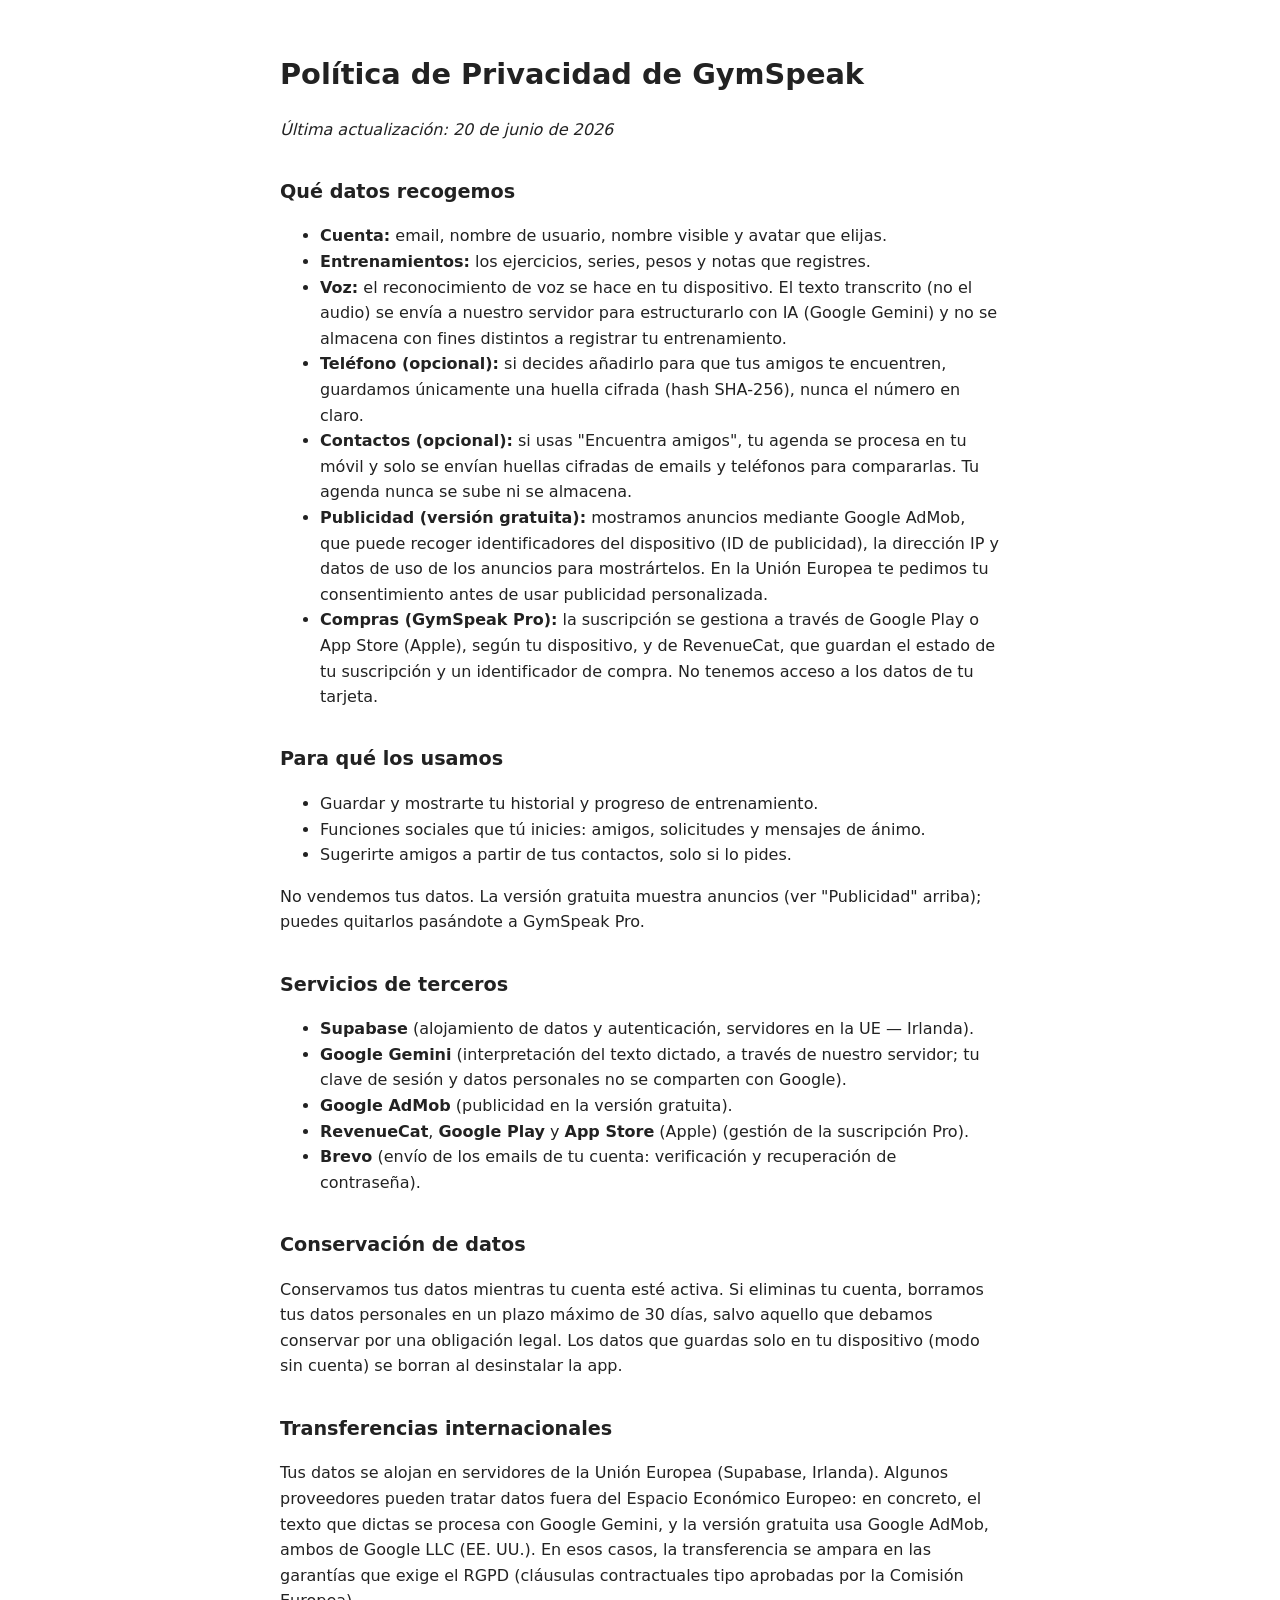
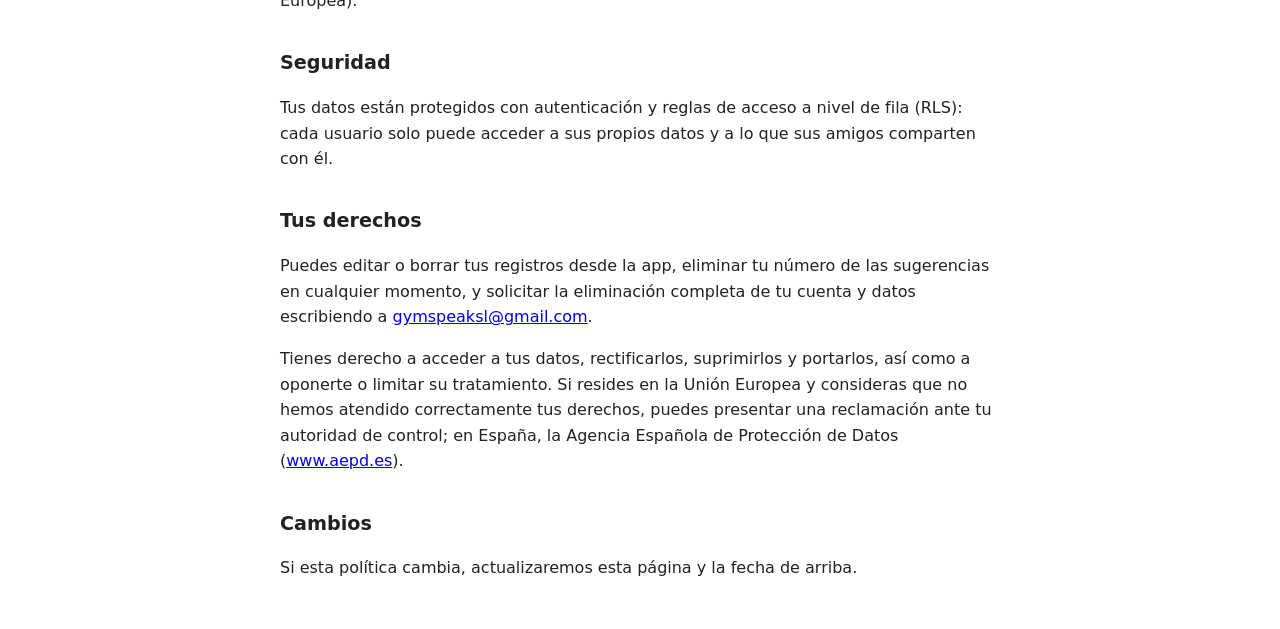
<file: privacidad.html>
<!DOCTYPE html>
<html lang="es">
<head>
  <meta charset="UTF-8">
  <meta name="viewport" content="width=device-width, initial-scale=1.0">
  <title>Política de Privacidad — GymSpeak</title>
  <style>
    body { font-family: -apple-system, system-ui, sans-serif; max-width: 720px; margin: 0 auto; padding: 32px 20px; line-height: 1.6; color: #222; }
    h1 { font-size: 1.8em; } h2 { font-size: 1.2em; margin-top: 1.8em; }
    @media (prefers-color-scheme: dark) { body { background: #111; color: #ddd; } }
  </style>
</head>
<body>
  <h1>Política de Privacidad de GymSpeak</h1>
  <p><em>Última actualización: 20 de junio de 2026</em></p>

  <h2>Qué datos recogemos</h2>
  <ul>
    <li><strong>Cuenta:</strong> email, nombre de usuario, nombre visible y avatar que elijas.</li>
    <li><strong>Entrenamientos:</strong> los ejercicios, series, pesos y notas que registres.</li>
    <li><strong>Voz:</strong> el reconocimiento de voz se hace en tu dispositivo. El texto transcrito (no el audio) se envía a nuestro servidor para estructurarlo con IA (Google Gemini) y no se almacena con fines distintos a registrar tu entrenamiento.</li>
    <li><strong>Teléfono (opcional):</strong> si decides añadirlo para que tus amigos te encuentren, guardamos únicamente una huella cifrada (hash SHA-256), nunca el número en claro.</li>
    <li><strong>Contactos (opcional):</strong> si usas "Encuentra amigos", tu agenda se procesa en tu móvil y solo se envían huellas cifradas de emails y teléfonos para compararlas. Tu agenda nunca se sube ni se almacena.</li>
    <li><strong>Publicidad (versión gratuita):</strong> mostramos anuncios mediante Google AdMob, que puede recoger identificadores del dispositivo (ID de publicidad), la dirección IP y datos de uso de los anuncios para mostrártelos. En la Unión Europea te pedimos tu consentimiento antes de usar publicidad personalizada.</li>
    <li><strong>Compras (GymSpeak Pro):</strong> la suscripción se gestiona a través de Google Play o App Store (Apple), según tu dispositivo, y de RevenueCat, que guardan el estado de tu suscripción y un identificador de compra. No tenemos acceso a los datos de tu tarjeta.</li>
  </ul>

  <h2>Para qué los usamos</h2>
  <ul>
    <li>Guardar y mostrarte tu historial y progreso de entrenamiento.</li>
    <li>Funciones sociales que tú inicies: amigos, solicitudes y mensajes de ánimo.</li>
    <li>Sugerirte amigos a partir de tus contactos, solo si lo pides.</li>
  </ul>
  <p>No vendemos tus datos. La versión gratuita muestra anuncios (ver "Publicidad" arriba); puedes quitarlos pasándote a GymSpeak Pro.</p>

  <h2>Servicios de terceros</h2>
  <ul>
    <li><strong>Supabase</strong> (alojamiento de datos y autenticación, servidores en la UE — Irlanda).</li>
    <li><strong>Google Gemini</strong> (interpretación del texto dictado, a través de nuestro servidor; tu clave de sesión y datos personales no se comparten con Google).</li>
    <li><strong>Google AdMob</strong> (publicidad en la versión gratuita).</li>
    <li><strong>RevenueCat</strong>, <strong>Google Play</strong> y <strong>App Store</strong> (Apple) (gestión de la suscripción Pro).</li>
    <li><strong>Brevo</strong> (envío de los emails de tu cuenta: verificación y recuperación de contraseña).</li>
  </ul>

  <h2>Conservación de datos</h2>
  <p>Conservamos tus datos mientras tu cuenta esté activa. Si eliminas tu cuenta, borramos tus datos personales en un plazo máximo de 30 días, salvo aquello que debamos conservar por una obligación legal. Los datos que guardas solo en tu dispositivo (modo sin cuenta) se borran al desinstalar la app.</p>

  <h2>Transferencias internacionales</h2>
  <p>Tus datos se alojan en servidores de la Unión Europea (Supabase, Irlanda). Algunos proveedores pueden tratar datos fuera del Espacio Económico Europeo: en concreto, el texto que dictas se procesa con Google Gemini, y la versión gratuita usa Google AdMob, ambos de Google LLC (EE. UU.). En esos casos, la transferencia se ampara en las garantías que exige el RGPD (cláusulas contractuales tipo aprobadas por la Comisión Europea).</p>

  <h2>Seguridad</h2>
  <p>Tus datos están protegidos con autenticación y reglas de acceso a nivel de fila (RLS): cada usuario solo puede acceder a sus propios datos y a lo que sus amigos comparten con él.</p>

  <h2>Tus derechos</h2>
  <p>Puedes editar o borrar tus registros desde la app, eliminar tu número de las sugerencias en cualquier momento, y solicitar la eliminación completa de tu cuenta y datos escribiendo a <a href="mailto:gymspeaksl@gmail.com">gymspeaksl@gmail.com</a>.</p>
  <p>Tienes derecho a acceder a tus datos, rectificarlos, suprimirlos y portarlos, así como a oponerte o limitar su tratamiento. Si resides en la Unión Europea y consideras que no hemos atendido correctamente tus derechos, puedes presentar una reclamación ante tu autoridad de control; en España, la Agencia Española de Protección de Datos (<a href="https://www.aepd.es">www.aepd.es</a>).</p>

  <h2>Cambios</h2>
  <p>Si esta política cambia, actualizaremos esta página y la fecha de arriba.</p>
</body>
</html>
</file>
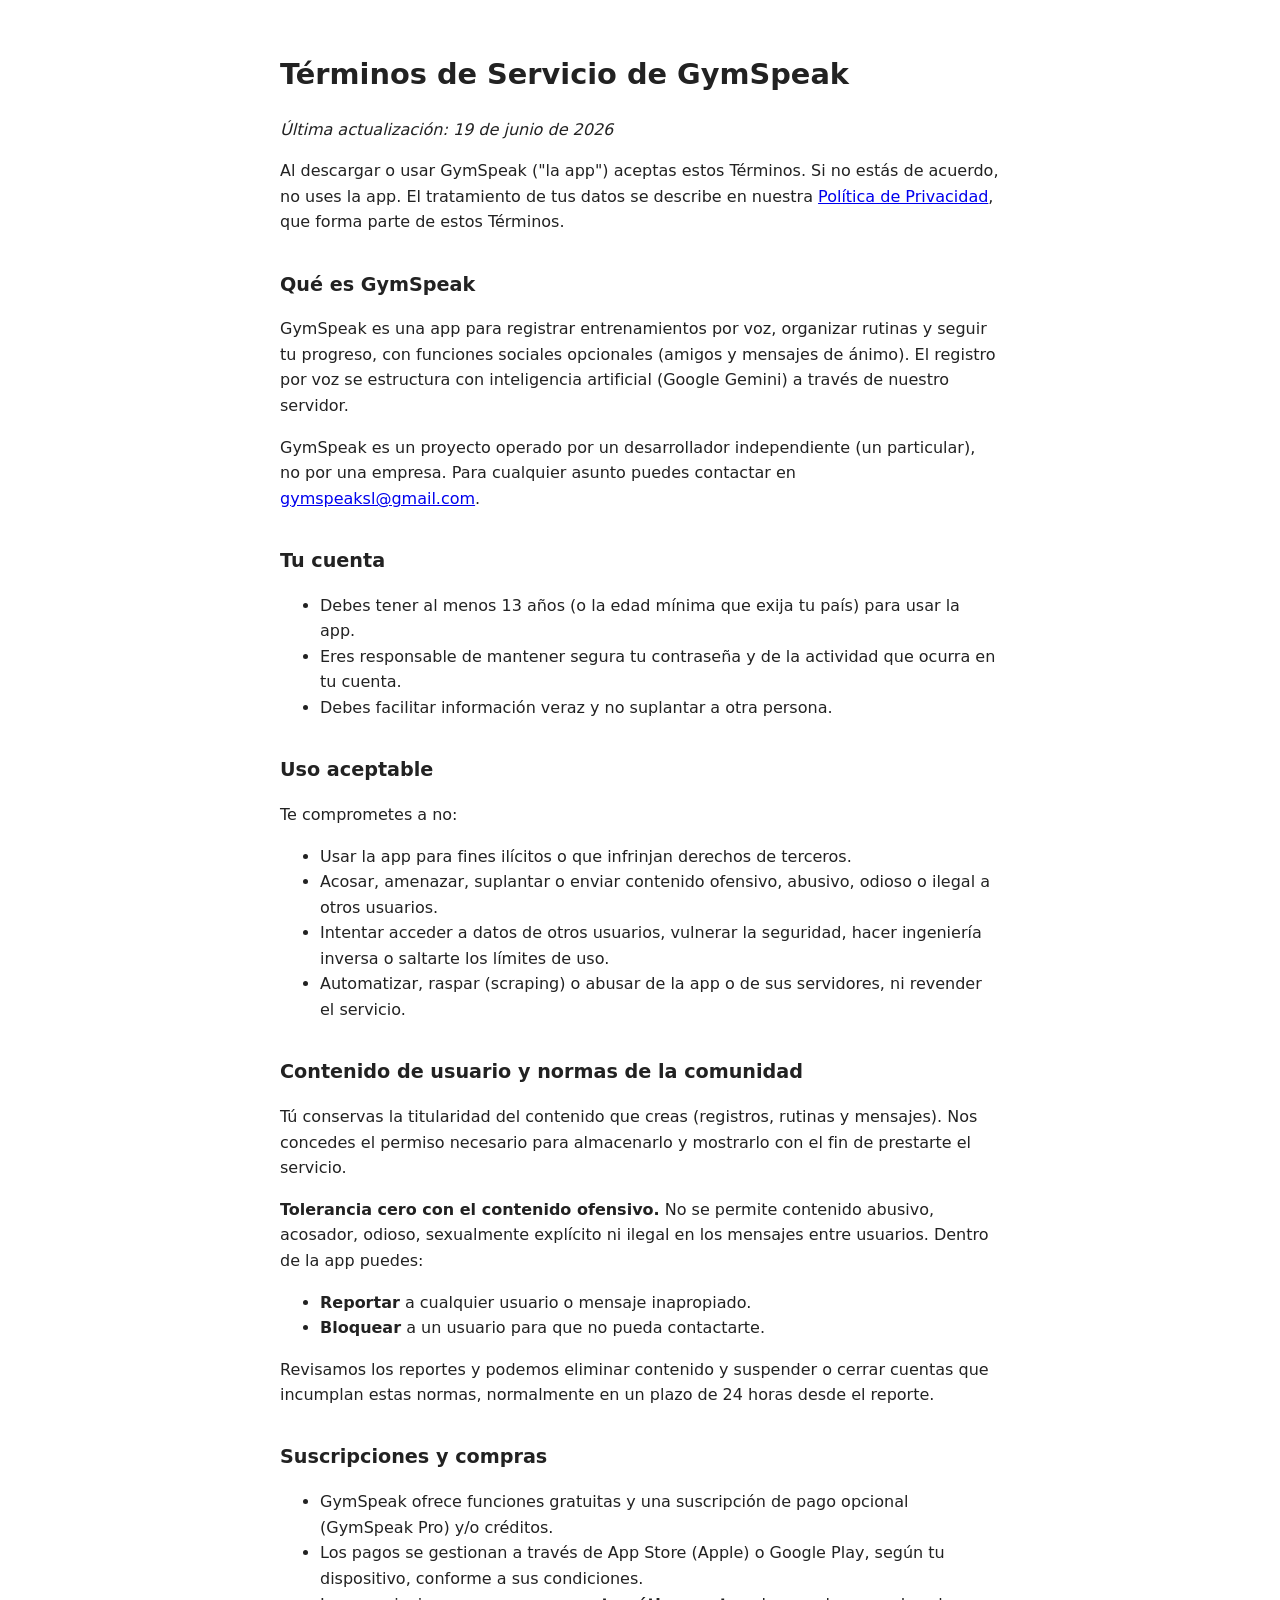
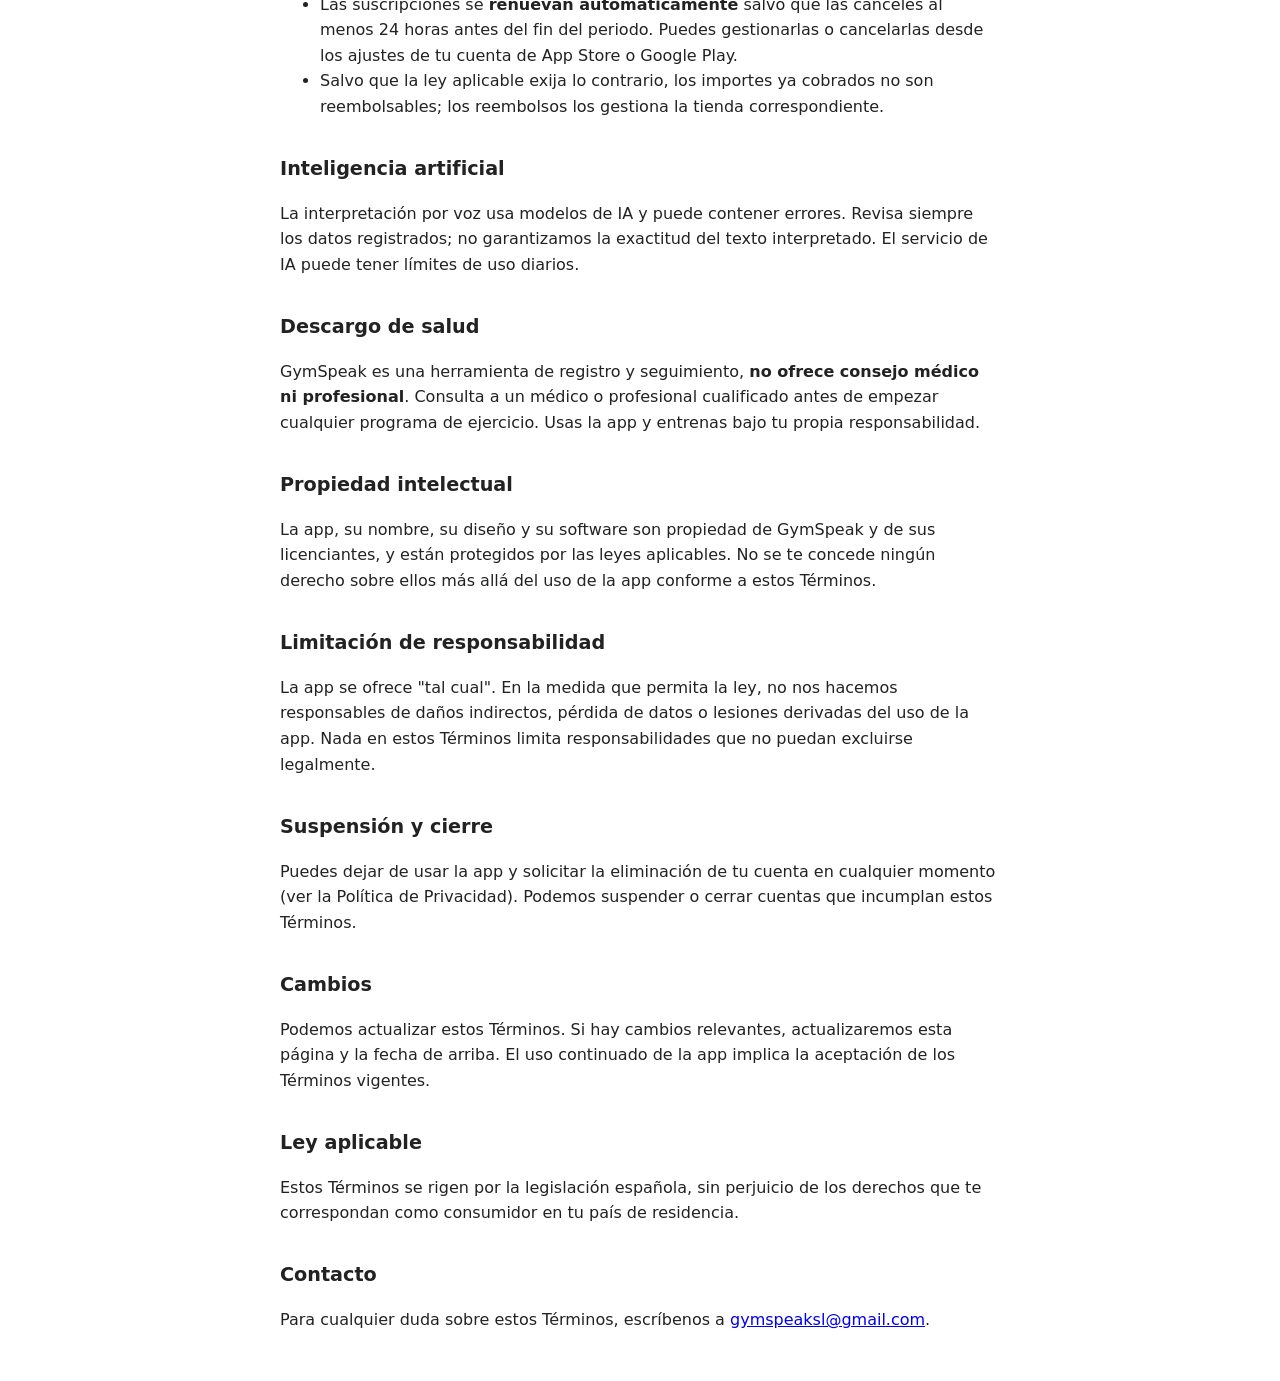
<file: terminos.html>
<!DOCTYPE html>
<html lang="es">
<head>
  <meta charset="UTF-8">
  <meta name="viewport" content="width=device-width, initial-scale=1.0">
  <title>Términos de Servicio — GymSpeak</title>
  <style>
    body { font-family: -apple-system, system-ui, sans-serif; max-width: 720px; margin: 0 auto; padding: 32px 20px; line-height: 1.6; color: #222; }
    h1 { font-size: 1.8em; } h2 { font-size: 1.2em; margin-top: 1.8em; }
    @media (prefers-color-scheme: dark) { body { background: #111; color: #ddd; } }
  </style>
</head>
<body>
  <h1>Términos de Servicio de GymSpeak</h1>
  <p><em>Última actualización: 19 de junio de 2026</em></p>

  <p>Al descargar o usar GymSpeak ("la app") aceptas estos Términos. Si no estás de acuerdo, no uses la app. El tratamiento de tus datos se describe en nuestra <a href="privacidad.html">Política de Privacidad</a>, que forma parte de estos Términos.</p>

  <h2>Qué es GymSpeak</h2>
  <p>GymSpeak es una app para registrar entrenamientos por voz, organizar rutinas y seguir tu progreso, con funciones sociales opcionales (amigos y mensajes de ánimo). El registro por voz se estructura con inteligencia artificial (Google Gemini) a través de nuestro servidor.</p>
  <p>GymSpeak es un proyecto operado por un desarrollador independiente (un particular), no por una empresa. Para cualquier asunto puedes contactar en <a href="mailto:gymspeaksl@gmail.com">gymspeaksl@gmail.com</a>.</p>

  <h2>Tu cuenta</h2>
  <ul>
    <li>Debes tener al menos 13 años (o la edad mínima que exija tu país) para usar la app.</li>
    <li>Eres responsable de mantener segura tu contraseña y de la actividad que ocurra en tu cuenta.</li>
    <li>Debes facilitar información veraz y no suplantar a otra persona.</li>
  </ul>

  <h2>Uso aceptable</h2>
  <p>Te comprometes a no:</p>
  <ul>
    <li>Usar la app para fines ilícitos o que infrinjan derechos de terceros.</li>
    <li>Acosar, amenazar, suplantar o enviar contenido ofensivo, abusivo, odioso o ilegal a otros usuarios.</li>
    <li>Intentar acceder a datos de otros usuarios, vulnerar la seguridad, hacer ingeniería inversa o saltarte los límites de uso.</li>
    <li>Automatizar, raspar (scraping) o abusar de la app o de sus servidores, ni revender el servicio.</li>
  </ul>

  <h2>Contenido de usuario y normas de la comunidad</h2>
  <p>Tú conservas la titularidad del contenido que creas (registros, rutinas y mensajes). Nos concedes el permiso necesario para almacenarlo y mostrarlo con el fin de prestarte el servicio.</p>
  <p><strong>Tolerancia cero con el contenido ofensivo.</strong> No se permite contenido abusivo, acosador, odioso, sexualmente explícito ni ilegal en los mensajes entre usuarios. Dentro de la app puedes:</p>
  <ul>
    <li><strong>Reportar</strong> a cualquier usuario o mensaje inapropiado.</li>
    <li><strong>Bloquear</strong> a un usuario para que no pueda contactarte.</li>
  </ul>
  <p>Revisamos los reportes y podemos eliminar contenido y suspender o cerrar cuentas que incumplan estas normas, normalmente en un plazo de 24 horas desde el reporte.</p>

  <h2>Suscripciones y compras</h2>
  <ul>
    <li>GymSpeak ofrece funciones gratuitas y una suscripción de pago opcional (GymSpeak Pro) y/o créditos.</li>
    <li>Los pagos se gestionan a través de App Store (Apple) o Google Play, según tu dispositivo, conforme a sus condiciones.</li>
    <li>Las suscripciones se <strong>renuevan automáticamente</strong> salvo que las canceles al menos 24 horas antes del fin del periodo. Puedes gestionarlas o cancelarlas desde los ajustes de tu cuenta de App Store o Google Play.</li>
    <li>Salvo que la ley aplicable exija lo contrario, los importes ya cobrados no son reembolsables; los reembolsos los gestiona la tienda correspondiente.</li>
  </ul>

  <h2>Inteligencia artificial</h2>
  <p>La interpretación por voz usa modelos de IA y puede contener errores. Revisa siempre los datos registrados; no garantizamos la exactitud del texto interpretado. El servicio de IA puede tener límites de uso diarios.</p>

  <h2>Descargo de salud</h2>
  <p>GymSpeak es una herramienta de registro y seguimiento, <strong>no ofrece consejo médico ni profesional</strong>. Consulta a un médico o profesional cualificado antes de empezar cualquier programa de ejercicio. Usas la app y entrenas bajo tu propia responsabilidad.</p>

  <h2>Propiedad intelectual</h2>
  <p>La app, su nombre, su diseño y su software son propiedad de GymSpeak y de sus licenciantes, y están protegidos por las leyes aplicables. No se te concede ningún derecho sobre ellos más allá del uso de la app conforme a estos Términos.</p>

  <h2>Limitación de responsabilidad</h2>
  <p>La app se ofrece "tal cual". En la medida que permita la ley, no nos hacemos responsables de daños indirectos, pérdida de datos o lesiones derivadas del uso de la app. Nada en estos Términos limita responsabilidades que no puedan excluirse legalmente.</p>

  <h2>Suspensión y cierre</h2>
  <p>Puedes dejar de usar la app y solicitar la eliminación de tu cuenta en cualquier momento (ver la Política de Privacidad). Podemos suspender o cerrar cuentas que incumplan estos Términos.</p>

  <h2>Cambios</h2>
  <p>Podemos actualizar estos Términos. Si hay cambios relevantes, actualizaremos esta página y la fecha de arriba. El uso continuado de la app implica la aceptación de los Términos vigentes.</p>

  <h2>Ley aplicable</h2>
  <p>Estos Términos se rigen por la legislación española, sin perjuicio de los derechos que te correspondan como consumidor en tu país de residencia.</p>

  <h2>Contacto</h2>
  <p>Para cualquier duda sobre estos Términos, escríbenos a <a href="mailto:gymspeaksl@gmail.com">gymspeaksl@gmail.com</a>.</p>
</body>
</html>
</file>
<file: css/style.css>
/* =========================================
   GymSpeak - Landing Page Styles
   ========================================= */

:root {
    --bg-dark: #08080a;
    --bg-card: rgba(20, 20, 25, 0.7);
    --text-main: #f0f0f5;
    --text-muted: #a0a0ab;
    --accent-green: #34d27b;
    --accent-blue: #28b46a;
    --glass-border: rgba(255, 255, 255, 0.08);
    --glass-shadow: 0 8px 32px 0 rgba(0, 0, 0, 0.37);
    --font-family: 'Outfit', sans-serif;
}

* {
    margin: 0;
    padding: 0;
    box-sizing: border-box;
}

html {
    scroll-behavior: smooth;
}

body {
    font-family: var(--font-family);
    background-color: var(--bg-dark);
    color: var(--text-main);
    line-height: 1.6;
    overflow-x: hidden;
    position: relative;
}

/* Background Gradients */
body::before, body::after {
    content: '';
    position: fixed;
    width: 600px;
    height: 600px;
    border-radius: 50%;
    filter: blur(150px);
    z-index: -1;
    opacity: 0.05;
}

body::before {
    top: -200px;
    left: -200px;
    background: var(--accent-blue);
}

body::after {
    bottom: -200px;
    right: -200px;
    background: var(--accent-green);
}

.container {
    max-width: 1200px;
    margin: 0 auto;
    padding: 0 24px;
}

/* ================= Navbar ================= */
.navbar {
    padding: 24px 0;
    position: sticky;
    top: 0;
    z-index: 100;
    -webkit-backdrop-filter: blur(12px);
    backdrop-filter: blur(12px);
    border-bottom: 1px solid var(--glass-border);
}

.nav-container {
    display: flex;
    justify-content: space-between;
    align-items: center;
}

.logo-link {
    display: flex;
    align-items: center;
    gap: 12px;
    text-decoration: none;
    color: var(--text-main);
}

.logo-img {
    height: 36px;
    width: auto;
}

.logo-text {
    font-size: 1.5rem;
    font-weight: 800;
    letter-spacing: -0.5px;
}

.nav-links {
    display: flex;
    gap: 32px;
    align-items: center;
    list-style: none;
}

.nav-links a {
    text-decoration: none;
    color: var(--text-muted);
    font-weight: 600;
    transition: color 0.3s ease;
}

.nav-links a:hover {
    color: var(--text-main);
}

/* Buttons */
.btn-outline, .btn-primary, .btn-secondary {
    display: inline-block;
    padding: 12px 24px;
    border-radius: 100px;
    font-weight: 600;
    text-decoration: none;
    transition: all 0.3s ease;
    cursor: pointer;
}

.btn-outline {
    border: 1px solid var(--glass-border);
    color: var(--text-main);
    background: rgba(255, 255, 255, 0.05);
}

.btn-outline:hover {
    background: rgba(255, 255, 255, 0.1);
    border-color: rgba(255, 255, 255, 0.2);
}

.btn-primary {
    background: linear-gradient(135deg, var(--accent-blue), var(--accent-green));
    color: #000;
    border: none;
    box-shadow: 0 8px 22px rgba(52, 210, 123, 0.22);
}

.btn-primary:hover {
    transform: translateY(-2px);
    box-shadow: 0 10px 26px rgba(52, 210, 123, 0.33);
}

.btn-secondary {
    background: transparent;
    color: var(--text-main);
    border: 1px solid var(--glass-border);
}

.btn-secondary:hover {
    background: rgba(255, 255, 255, 0.05);
}

/* ================= Hero ================= */
.hero {
    padding: 100px 0;
    min-height: 80vh;
    display: flex;
    align-items: center;
}

.hero-container {
    display: flex;
    align-items: center;
    justify-content: space-between;
    gap: 60px;
}

.hero-content {
    flex: 1;
}

.badge {
    display: inline-block;
    padding: 6px 12px;
    background: rgba(0, 240, 255, 0.1);
    border: 1px solid rgba(0, 240, 255, 0.2);
    color: var(--accent-blue);
    border-radius: 100px;
    font-size: 0.875rem;
    font-weight: 600;
    margin-bottom: 24px;
    letter-spacing: 1px;
    text-transform: uppercase;
}

.hero-title {
    font-size: 4.5rem;
    font-weight: 800;
    line-height: 1.1;
    margin-bottom: 24px;
    letter-spacing: -2px;
}

.highlight {
    background: linear-gradient(135deg, var(--accent-blue), var(--accent-green));
    -webkit-background-clip: text;
    -webkit-text-fill-color: transparent;
}

.hero-subtitle {
    font-size: 1.25rem;
    color: var(--text-muted);
    margin-bottom: 40px;
    max-width: 500px;
}

.hero-buttons {
    display: flex;
    gap: 16px;
}

.hero-image {
    flex: 1;
    position: relative;
    display: flex;
    justify-content: center;
}

.mockup-img {
    max-width: 320px;
    width: 100%;
    z-index: 2;
    border-radius: 40px;
    box-shadow: 0 30px 60px rgba(0,0,0,0.5);
    border: 8px solid #1a1a1e;
}

.glow-effect {
    position: absolute;
    top: 50%;
    left: 50%;
    transform: translate(-50%, -50%);
    width: 120%;
    height: 120%;
    background: radial-gradient(circle, rgba(52, 210, 123, 0.12) 0%, rgba(52, 210, 123, 0) 70%);
    z-index: 1;
}

/* ================= Features ================= */
.features {
    padding: 100px 0;
}

.section-header {
    text-align: center;
    margin-bottom: 64px;
}

.section-header h2 {
    font-size: 3rem;
    font-weight: 800;
    margin-bottom: 16px;
    letter-spacing: -1px;
}

.section-header p {
    font-size: 1.25rem;
    color: var(--text-muted);
}

.features-grid {
    display: grid;
    grid-template-columns: repeat(auto-fit, minmax(250px, 1fr));
    gap: 32px;
}

.feature-card {
    background: var(--bg-card);
    -webkit-backdrop-filter: blur(16px);
    backdrop-filter: blur(16px);
    border: 1px solid var(--glass-border);
    border-radius: 24px;
    padding: 32px;
    transition: transform 0.3s ease, border-color 0.3s ease;
    box-shadow: var(--glass-shadow);
}

.feature-card:hover {
    transform: translateY(-10px);
    border-color: var(--accent-blue);
}

.icon-wrapper {
    width: 56px;
    height: 56px;
    border-radius: 16px;
    background: rgba(0, 240, 255, 0.1);
    display: flex;
    align-items: center;
    justify-content: center;
    color: var(--accent-blue);
    margin-bottom: 24px;
}

.feature-card:nth-child(even) .icon-wrapper {
    background: rgba(57, 255, 20, 0.1);
    color: var(--accent-green);
}

.feature-card:nth-child(even):hover {
    border-color: var(--accent-green);
}

.feature-card h3 {
    font-size: 1.5rem;
    margin-bottom: 12px;
}

.feature-card p {
    color: var(--text-muted);
}

/* ================= How it Works ================= */
.how-it-works {
    padding: 100px 0;
    background: linear-gradient(to bottom, transparent, rgba(20, 20, 25, 0.5));
}

.steps-container {
    display: flex;
    justify-content: space-between;
    gap: 40px;
    margin-top: 60px;
    position: relative;
}

.steps-container::before {
    content: '';
    position: absolute;
    top: 30px;
    left: 50px;
    right: 50px;
    height: 2px;
    background: linear-gradient(90deg, var(--accent-blue), var(--accent-green));
    z-index: 0;
    opacity: 0.3;
}

.step {
    flex: 1;
    text-align: center;
    position: relative;
    z-index: 1;
}

.step-number {
    width: 64px;
    height: 64px;
    border-radius: 50%;
    background: var(--bg-dark);
    border: 2px solid var(--accent-blue);
    color: var(--accent-blue);
    display: flex;
    align-items: center;
    justify-content: center;
    font-size: 1.5rem;
    font-weight: 800;
    margin: 0 auto 24px;
    box-shadow: 0 0 20px rgba(0, 240, 255, 0.2);
}

.step:nth-child(3) .step-number {
    border-color: var(--accent-green);
    color: var(--accent-green);
    box-shadow: 0 0 20px rgba(57, 255, 20, 0.2);
}

.step h3 {
    font-size: 1.5rem;
    margin-bottom: 12px;
}

.step p {
    color: var(--text-muted);
}

/* ================= Screenshots ================= */
.screens {
    padding: 60px 0 40px;
}

.wheel-viewport {
    overflow: hidden;
    cursor: grab;
    touch-action: pan-y;
    -webkit-mask-image: linear-gradient(90deg, transparent, #000 7%, #000 93%, transparent);
    mask-image: linear-gradient(90deg, transparent, #000 7%, #000 93%, transparent);
}

.wheel-viewport.dragging { cursor: grabbing; }

.wheel-track {
    display: flex;
    width: max-content;
    padding: 12px 0 24px;
    will-change: transform;
}

.wheel-track img {
    width: 220px;
    height: auto;
    margin-right: 22px;
    flex: 0 0 auto;
    border-radius: 28px;
    border: 6px solid #1a1a1e;
    box-shadow: 0 20px 40px rgba(0, 0, 0, 0.45);
    user-select: none;
    -webkit-user-drag: none;
    pointer-events: none;
}

@media (max-width: 600px) {
    .wheel-track img { width: 180px; margin-right: 16px; }
}

/* ================= Rangos ================= */
.ranks {
    padding: 50px 0 20px;
}

.ranks-wrap {
    overflow-x: auto;
    scrollbar-width: none;
    -ms-overflow-style: none;
}

.ranks-wrap::-webkit-scrollbar { display: none; }

.ranks-wrap svg {
    display: block;
    width: 100%;
    min-width: 680px;
    max-width: 940px;
    margin: 0 auto;
}

/* ================= Footer ================= */
.footer {
    padding: 80px 0 40px;
    border-top: 1px solid var(--glass-border);
    margin-top: 80px;
}

.footer-container {
    display: flex;
    justify-content: space-between;
    margin-bottom: 60px;
}

.footer-brand p {
    color: var(--text-muted);
    margin-top: 16px;
    max-width: 300px;
}

.footer-links {
    display: flex;
    gap: 80px;
}

.link-group h4 {
    margin-bottom: 24px;
    font-size: 1.1rem;
}

.link-group a {
    display: block;
    color: var(--text-muted);
    text-decoration: none;
    margin-bottom: 12px;
    transition: color 0.3s;
}

.link-group a:hover {
    color: var(--text-main);
}

.footer-bottom {
    text-align: center;
    color: var(--text-muted);
    padding-top: 24px;
    border-top: 1px solid var(--glass-border);
}

/* ================= Animations ================= */
html.js .fade-in {
    opacity: 0;
    transform: translateY(20px);
    transition: opacity 0.8s ease, transform 0.8s ease;
}

.fade-in.visible {
    opacity: 1;
    transform: translateY(0);
}

html.js .slide-up {
    opacity: 0;
    transform: translateY(50px);
    transition: opacity 1s ease, transform 1s ease;
}

.slide-up.visible {
    opacity: 1;
    transform: translateY(0);
}

/* ================= Responsive ================= */
@media (max-width: 900px) {
    .hero-container {
        flex-direction: column;
        text-align: center;
    }
    
    .hero-title {
        font-size: 3.5rem;
    }
    
    .hero-subtitle {
        margin: 0 auto 32px;
    }
    
    .hero-buttons {
        justify-content: center;
    }
    
    .steps-container {
        flex-direction: column;
        gap: 60px;
    }
    
    .steps-container::before {
        display: none;
    }
    
    .footer-container {
        flex-direction: column;
        gap: 40px;
    }
    
    .nav-links {
        display: none;
    }
}

/* Cinturon de seguridad: nada queda invisible aunque falle el JS de animaciones */
html.js .fade-in, html.js .slide-up { animation: gs-reveal 0s 2.5s forwards; }
@keyframes gs-reveal { to { opacity: 1; transform: none; } }

/* ── El entrenador: el personaje de la app ───────────────────── */

.coach-sec {
    padding: 100px 0;
}

.coach-wrap {
    display: grid;
    grid-template-columns: 0.8fr 1.2fr;
    gap: 60px;
    align-items: center;
}

.coach-stage {
    display: flex;
    justify-content: center;
    align-items: center;
    background: var(--bg-card);
    border: 1px solid var(--glass-border);
    border-radius: 28px;
    padding: 32px;
    box-shadow: var(--glass-shadow);
    backdrop-filter: blur(10px);
}

.coach-svg {
    width: 100%;
    max-width: 260px;
    height: auto;
}

/* Trazos del muñequito */
.c-limb, .c-arm {
    stroke: var(--text-main);
    stroke-linecap: round;
    fill: none;
}
.c-limb { stroke-width: 5; }
.c-arm  { stroke-width: 4.5; }
.c-fill { fill: var(--text-main); }
.c-bar {
    stroke: var(--accent-green);
    stroke-width: 5;
    stroke-linecap: round;
}
.c-plate { fill: var(--accent-green); }
.c-floor {
    stroke: var(--text-muted);
    stroke-width: 2.5;
    stroke-linecap: round;
    opacity: 0.35;
}

/* La sentadilla: el cuerpo baja y las piernas se abren */
.c-body { animation: coach-squat 2.4s ease-in-out infinite; }
.c-legs { animation: coach-legs 2.4s ease-in-out infinite; transform-origin: 50px 80px; }

@keyframes coach-squat {
    0%, 100% { transform: translateY(0); }
    50%      { transform: translateY(17px); }
}
@keyframes coach-legs {
    0%, 100% { transform: scaleX(1) scaleY(1); }
    50%      { transform: scaleX(1.45) scaleY(0.76); }
}

/* Respeta a quien prefiere no ver animaciones */
@media (prefers-reduced-motion: reduce) {
    .c-body, .c-legs { animation: none; }
}

.coach-text h2 {
    font-size: clamp(1.9rem, 4vw, 2.8rem);
    line-height: 1.15;
    margin: 16px 0 20px;
}

.coach-quote {
    border-left: 3px solid var(--accent-green);
    padding: 4px 0 4px 20px;
    margin-bottom: 20px;
    font-size: 1.12rem;
    line-height: 1.6;
    color: var(--text-main);
    font-style: italic;
}

.coach-body {
    color: var(--text-muted);
    font-size: 1.05rem;
    line-height: 1.7;
    margin-bottom: 28px;
}

@media (max-width: 820px) {
    .coach-sec { padding: 70px 0; }
    .coach-wrap {
        grid-template-columns: 1fr;
        gap: 36px;
    }
    .coach-stage { order: -1; padding: 24px; }
    .coach-svg { max-width: 190px; }
}

/* ── Recorrido guiado: el entrenador conduce la página ───────── */
/* Tres capas al nivel raíz para que los z-index se comparen entre sí:
   oscurecido (100) < sección iluminada (110) < diálogo (120).      */

.tour-dim {
    position: fixed;
    inset: 0;
    z-index: 100;
    background: rgba(6, 6, 9, 0.82);
    backdrop-filter: blur(2px);
    opacity: 0;
    transition: opacity .5s ease;
    pointer-events: none;
}
.tour-dim.is-on { opacity: 1; }

/* La sección de la que está hablando sube por encima del oscurecido */
.tour-focus {
    position: relative;
    z-index: 110;
    border-radius: 24px;
    box-shadow: 0 0 0 2px rgba(52, 210, 123, .55), 0 0 70px rgba(52, 210, 123, .18);
    transition: box-shadow .5s ease;
}

.tour-stage {
    position: fixed;
    left: 0;
    right: 0;
    bottom: 0;
    z-index: 120;
    display: grid;
    grid-template-columns: auto 1fr;
    align-items: end;
    gap: 32px;
    max-width: 1180px;
    margin: 0 auto;
    padding: 0 40px 42px;
    opacity: 0;
    transform: translateY(28px);
    transition: opacity .5s ease, transform .5s ease;
}
.tour-stage.is-on { opacity: 1; transform: translateY(0); }

/* El muñequito, en grande de verdad */
.tour-fig {
    width: clamp(190px, 21vw, 320px);
    height: auto;
    overflow: visible;
    filter: drop-shadow(0 12px 34px rgba(0,0,0,.65));
}
.tour-fig line {
    stroke: var(--text-main);
    stroke-width: 5;
    stroke-linecap: round;
}
.tour-fig .g-head { fill: var(--text-main); }

/* El bocadillo de diálogo */
.tour-box {
    position: relative;
    background: rgba(18, 18, 23, 0.92);
    border: 1px solid var(--glass-border);
    border-radius: 24px;
    padding: 26px 30px 22px;
    box-shadow: var(--glass-shadow);
    backdrop-filter: blur(14px);
    margin-bottom: 18px;
}
.tour-name {
    display: inline-block;
    color: var(--accent-green);
    font-size: 0.76rem;
    font-weight: 800;
    letter-spacing: 2px;
    text-transform: uppercase;
    margin-bottom: 10px;
}
.tour-text {
    color: var(--text-main);
    font-size: clamp(1.15rem, 1.9vw, 1.62rem);
    line-height: 1.45;
    font-weight: 500;
    min-height: 2.9em;
    margin: 0 0 16px;
}
.tour-foot {
    display: flex;
    align-items: center;
    gap: 16px;
}
.tour-dots {
    display: flex;
    gap: 5px;
    flex: 1;
    flex-wrap: wrap;
}
.tour-dots i {
    width: 20px;
    height: 4px;
    border-radius: 2px;
    background: rgba(255,255,255,.2);
    transition: background .3s ease;
}
.tour-dots i.on { background: var(--accent-green); }

.tour-next {
    display: inline-flex;
    align-items: center;
    gap: 8px;
    background: var(--accent-green);
    color: #06110b;
    border: 0;
    border-radius: 13px;
    padding: 13px 28px;
    font-family: var(--font-family);
    font-size: 1rem;
    font-weight: 800;
    cursor: pointer;
    transition: transform .2s ease;
}
.tour-next:hover { transform: scale(1.05); }

.tour-cta {
    background: var(--accent-green);
    color: #06110b;
    border-radius: 13px;
    padding: 13px 26px;
    font-weight: 800;
    text-decoration: none;
    animation: guide-cta-pulse 1.4s ease-in-out infinite;
}
@keyframes guide-cta-pulse {
    0%, 100% { transform: scale(1); }
    50%      { transform: scale(1.06); }
}

.tour-skip {
    position: absolute;
    top: -34px;
    right: 40px;
    background: none;
    border: 0;
    color: var(--text-muted);
    font-family: var(--font-family);
    font-size: 0.88rem;
    font-weight: 600;
    cursor: pointer;
    opacity: .75;
    text-decoration: underline;
}
.tour-skip:hover { opacity: 1; }

/* Botón para volver a verlo, ya con la página normal */
.replay-tour {
    background: none;
    border: 1px solid var(--glass-border);
    color: var(--text-muted);
    font-family: var(--font-family);
    font-size: 0.85rem;
    font-weight: 700;
    padding: 8px 16px;
    border-radius: 10px;
    cursor: pointer;
}
.replay-tour:hover { color: var(--text-main); border-color: var(--accent-green); }

/* ── Poses (el mismo esqueleto que dentro de la app) ─────────── */

.g-arm-l, .g-arm-r { transform-origin: 30px 27px; }
.g-leg-l, .g-leg-r { transform-origin: 30px 52px; }
.g-all             { transform-origin: 30px 80px; }

.tour-stage[data-pose="walk"] .g-leg-l { animation: swing-a .62s ease-in-out infinite alternate; }
.tour-stage[data-pose="walk"] .g-leg-r { animation: swing-b .62s ease-in-out infinite alternate; }
.tour-stage[data-pose="walk"] .g-arm-l { animation: swing-b .62s ease-in-out infinite alternate; }
.tour-stage[data-pose="walk"] .g-arm-r { animation: swing-a .62s ease-in-out infinite alternate; }
.tour-stage[data-pose="walk"] .g-all   { animation: bob .31s ease-in-out infinite alternate; }

.tour-stage[data-pose="wave"] .g-arm-r { animation: wave .5s ease-in-out infinite alternate; }
.tour-stage[data-pose="wave"] .g-all   { animation: bob 1.2s ease-in-out infinite alternate; }

.tour-stage[data-pose="point"] .g-arm-r { transform: rotate(-112deg); }
.tour-stage[data-pose="point"] .g-all   { animation: point-nudge 1.1s ease-in-out infinite alternate; }

.tour-stage[data-pose="think"] .g-arm-r { transform: rotate(-124deg); }
.tour-stage[data-pose="think"] .g-all   { animation: bob 1.4s ease-in-out infinite alternate; }

.tour-stage[data-pose="cheer"] .g-arm-l { transform: rotate(52deg); }
.tour-stage[data-pose="cheer"] .g-arm-r { transform: rotate(-52deg); }
.tour-stage[data-pose="cheer"] .g-all   { animation: jump .42s ease-in-out infinite alternate; }

.tour-stage[data-pose="squat"] .g-all   { animation: mini-squat 1.5s ease-in-out infinite; }
.tour-stage[data-pose="squat"] .g-leg-l { animation: squat-l 1.5s ease-in-out infinite; }
.tour-stage[data-pose="squat"] .g-leg-r { animation: squat-r 1.5s ease-in-out infinite; }

@keyframes swing-a { from { transform: rotate(-19deg); } to { transform: rotate(19deg); } }
@keyframes swing-b { from { transform: rotate(19deg); }  to { transform: rotate(-19deg); } }
@keyframes bob     { from { transform: translateY(0); }  to { transform: translateY(-4px); } }
@keyframes jump    { from { transform: translateY(0); }  to { transform: translateY(-11px); } }
@keyframes wave    { from { transform: rotate(-118deg); } to { transform: rotate(-152deg); } }
@keyframes point-nudge { from { transform: translate(0,0); } to { transform: translate(5px,-6px); } }
@keyframes mini-squat { 0%,100% { transform: translateY(0); } 50% { transform: translateY(12px); } }
@keyframes squat-l    { 0%,100% { transform: rotate(0); } 50% { transform: rotate(-21deg); } }
@keyframes squat-r    { 0%,100% { transform: rotate(0); } 50% { transform: rotate(21deg); } }

@media (prefers-reduced-motion: reduce) {
    .tour-stage *, .tour-dim, .tour-focus { animation: none !important; transition: none !important; }
}

/* En móvil: el muñequito arriba del bocadillo y más pequeño */
@media (max-width: 860px) {
    .tour-stage {
        grid-template-columns: 1fr;
        gap: 0;
        padding: 0 14px 18px;
        justify-items: center;
    }
    .tour-fig { width: 132px; margin-bottom: -14px; }
    .tour-box { width: 100%; padding: 20px 20px 18px; margin-bottom: 0; }
    .tour-text { font-size: 1.05rem; min-height: 3.6em; }
    .tour-skip { top: -28px; right: 16px; font-size: 0.8rem; }
    .tour-next { padding: 12px 20px; font-size: 0.92rem; }
}

/* ── Sección final de descarga ───────────────────────────────── */

.download-sec {
    padding: 110px 0 120px;
    text-align: center;
}
.download-wrap h2 {
    font-size: clamp(2rem, 5vw, 3.2rem);
    margin-bottom: 40px;
    line-height: 1.15;
}

/* El "cubo" de Google Play: el destino de todo el recorrido */
.play-cube {
    display: inline-flex;
    align-items: center;
    gap: 18px;
    padding: 22px 40px;
    border-radius: 22px;
    background: var(--bg-card);
    border: 1px solid var(--glass-border);
    box-shadow: var(--glass-shadow);
    backdrop-filter: blur(10px);
    text-decoration: none;
    transition: transform .25s ease, border-color .25s ease, box-shadow .25s ease;
}
.play-cube:hover {
    transform: translateY(-4px) scale(1.02);
    border-color: var(--accent-green);
}
.play-cube-icon { width: 46px; height: 50px; flex-shrink: 0; }
.play-cube-text { display: flex; flex-direction: column; align-items: flex-start; line-height: 1.25; }
.play-cube-text small {
    color: var(--text-muted);
    font-size: 0.86rem;
    font-weight: 600;
    letter-spacing: .5px;
}
.play-cube-text strong {
    color: var(--text-main);
    font-size: 1.6rem;
    font-weight: 800;
    letter-spacing: -.4px;
}

/* Cuando el entrenador te lo señala, el cubo se enciende */
.play-cube.is-target {
    border-color: var(--accent-green);
    animation: cube-call 1.25s ease-in-out infinite;
}
@keyframes cube-call {
    0%, 100% { transform: scale(1);    box-shadow: 0 0 0 0 rgba(52, 210, 123, 0.5); }
    50%      { transform: scale(1.045); box-shadow: 0 0 0 22px rgba(52, 210, 123, 0); }
}

@media (prefers-reduced-motion: reduce) {
    .play-cube.is-target { animation: none; }
}

@media (max-width: 820px) {
    .download-sec { padding: 80px 0 90px; }
    .play-cube { padding: 18px 26px; gap: 14px; }
    .play-cube-text strong { font-size: 1.3rem; }
}
</file>
